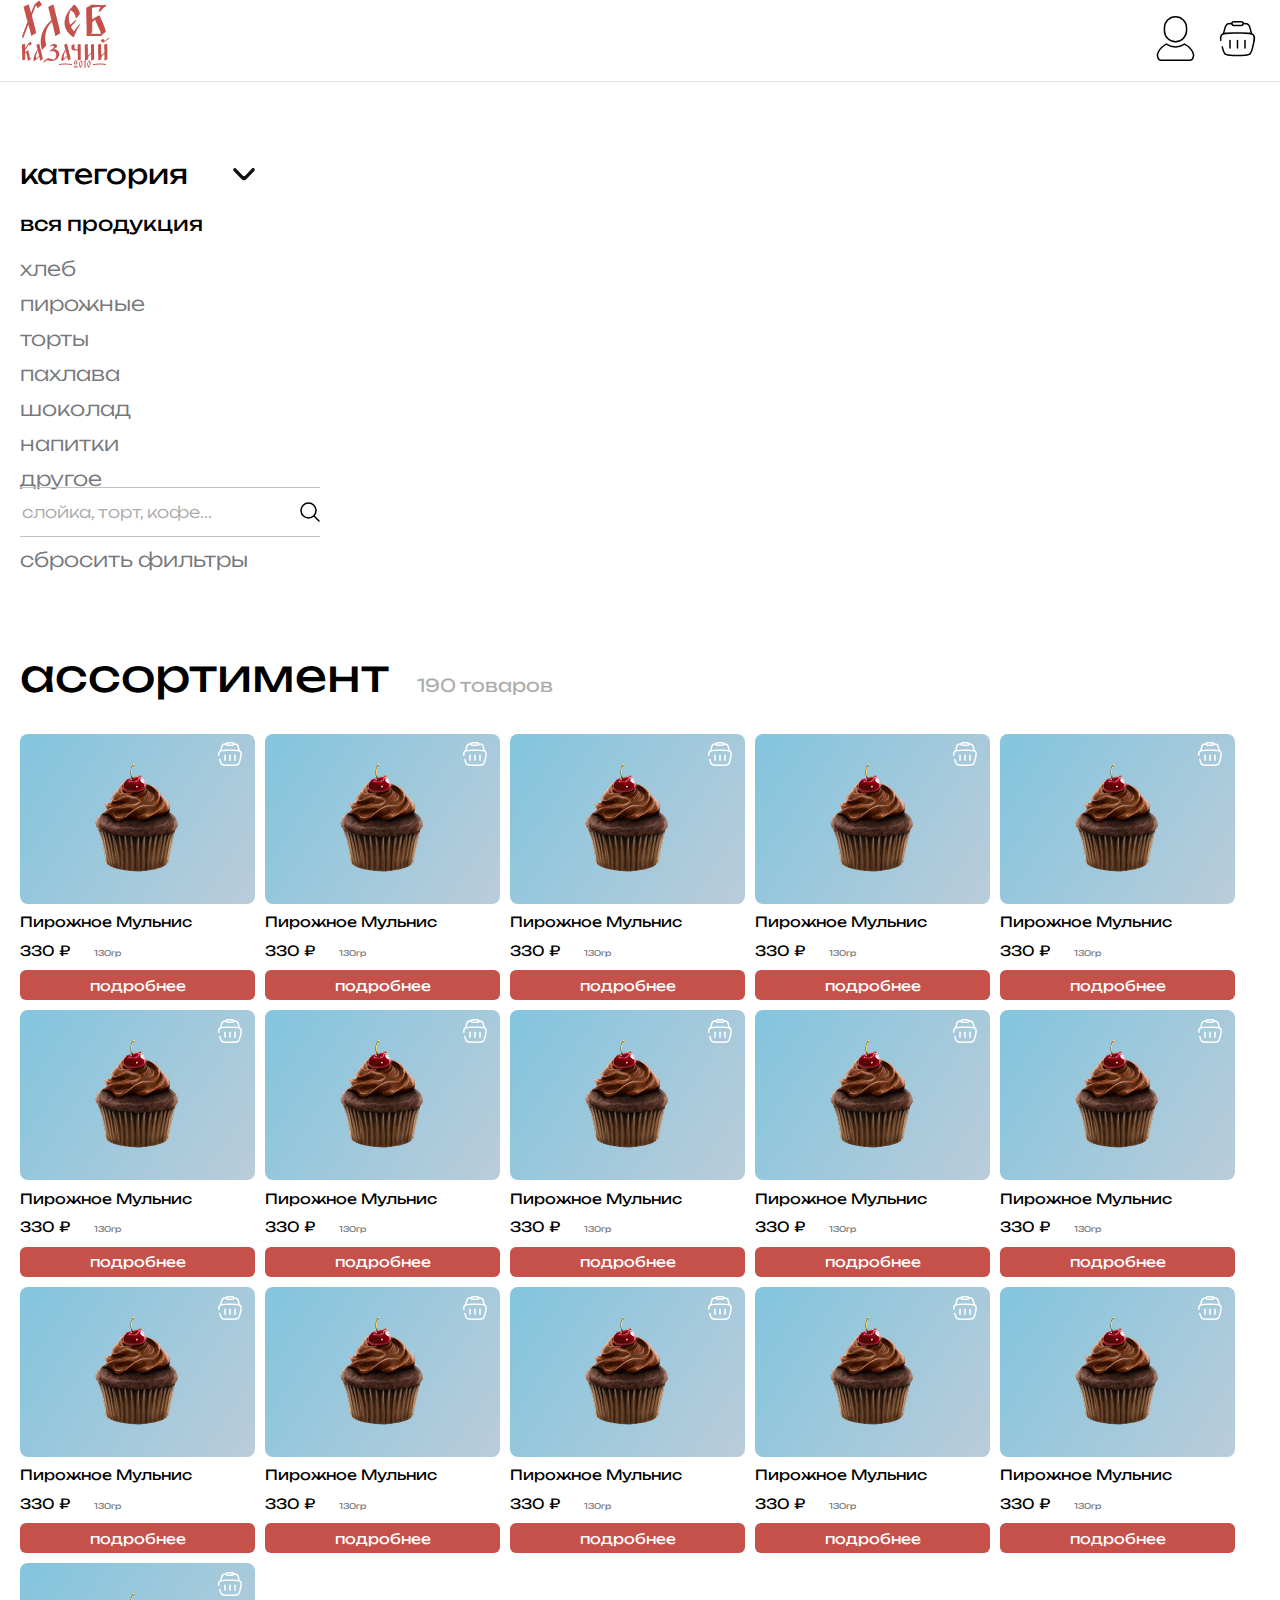
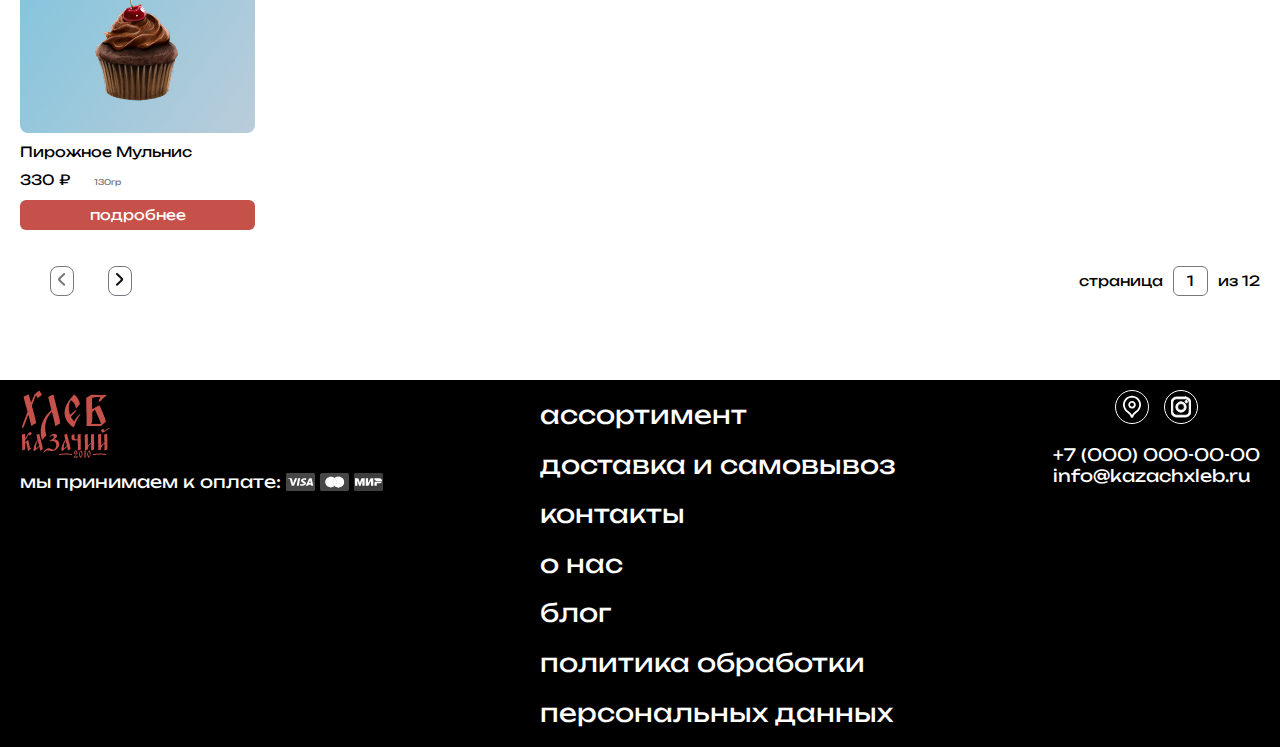
<file: assortiment.html>
<!DOCTYPE html>
<html lang="ru">
<head>
    <meta charset="UTF-8">
    <meta name="viewport" content="width=device-width, initial-scale=1.0">
    <meta name="description" content="Казачий хлеб - сеть булочных, выпекающая хлеб с 2010 года. Качественная выпечка для вас и вашей семьи!">
    <meta name="keywords" content="хлеб, выпечка, булочные, свежий хлеб, Казачий хлеб">
    <meta name="author" content="Казачий Хлеб">
    <title>Казачий Хлеб - ассортименты</title>
    <link rel="stylesheet" href="css/style.css">
    <link rel="stylesheet" href="css/fonts.css">
    <link rel="stylesheet" href="css/footer.css">
    <link rel="stylesheet" href="css/menu.css">
</head>
<body>
    <header>
        <div class="container">
            <a href="index.html">
                <img src="img/logo.png" alt="Logo">
            </a>
            <nav>
                <ul class="menu">
                    <li><a class="menu_link" href="assortiment.html">Ассортимент</a></li>
                    <li><a class="menu_link" href="#">Доставка и самовывоз</a></li>
                    <li><a class="menu_link" href="#">О нас</a></li>
                    <li><a class="menu_link" href="contact.html">Контакты</a></li>
                    <li><a class="menu_link" href="#">Блог</a></li>
                </ul>
            </nav>
            <div class="menu_svg">
                <a href="#">
                    <svg width="39" height="45" viewBox="0 0 39 45" fill="none" xmlns="http://www.w3.org/2000/svg">
                        <path d="M19.4996 44.2494C19.4995 44.2494 19.4995 44.2494 19.4995 44.9994C19.4995 44.2494 19.4994 44.2494 19.4993 44.2494H19.499H19.4984H19.4975H19.4964H19.4951H19.4936H19.4918H19.4897H19.4874H19.4849H19.4822H19.4792H19.476H19.4726H19.4689H19.465H19.4609H19.4565H19.4519H19.4471H19.4421H19.4368H19.4313H19.4256H19.4196H19.4135H19.4071H19.4005H19.3937H19.3866H19.3794H19.3719H19.3642H19.3563H19.3481H19.3398H19.3312H19.3224H19.3135H19.3043H19.2948H19.2852H19.2754H19.2654H19.2551H19.2447H19.234H19.2231H19.2121H19.2008H19.1893H19.1776H19.1658H19.1537H19.1414H19.1289H19.1162H19.1034H19.0903H19.077H19.0635H19.0499H19.036H19.022H19.0077H18.9933H18.9787H18.9639H18.9489H18.9337H18.9183H18.9027H18.887H18.8711H18.8549H18.8386H18.8222H18.8055H18.7886H18.7716H18.7544H18.737H18.7194H18.7017H18.6838H18.6657H18.6474H18.6289H18.6103H18.5915H18.5726H18.5534H18.5341H18.5146H18.495H18.4752H18.4552H18.435H18.4147H18.3943H18.3736H18.3528H18.3318H18.3107H18.2894H18.2679H18.2463H18.2246H18.2026H18.1805H18.1583H18.1359H18.1133H18.0906H18.0678H18.0448H18.0216H17.9983H17.9748H17.9512H17.9274H17.9035H17.8794H17.8552H17.8309H17.8064H17.7817H17.757H17.732H17.707H17.6817H17.6564H17.6309H17.6053H17.5795H17.5536H17.5276H17.5014H17.4751H17.4486H17.422H17.3953H17.3685H17.3415H17.3144H17.2872H17.2598H17.2323H17.2047H17.177H17.1491H17.1211H17.093H17.0648H17.0364H17.0079H16.9793H16.9506H16.9218H16.8928H16.8637H16.8345H16.8052H16.7758H16.7463H16.7166H16.6868H16.657H16.627H16.5969H16.5666H16.5363H16.5059H16.4754H16.4447H16.414H16.3831H16.3522H16.3211H16.2899H16.2587H16.2273H16.1958H16.1643H16.1326H16.1008H16.069H16.037H16.005H15.9728H15.9406H15.9082H15.8758H15.8433H15.8107H15.778H15.7452H15.7123H15.6793H15.6463H15.6131H15.5799H15.5466H15.5132H15.4797H15.4461H15.4125H15.3787H15.3449H15.3111H15.2771H15.243H15.2089H15.1747H15.1405H15.1061H15.0717H15.0372H15.0026H14.968H14.9333H14.8985H14.8636H14.8287H14.7937H14.7587H14.7236H14.6884H14.6531H14.6178H14.5824H14.547H14.5115H14.4759H14.4403H14.4046H14.3689H14.3331H14.2973H14.2613H14.2254H14.1894H14.1533H14.1172H14.081H14.0448H14.0085H13.9721H13.9358H13.8993H13.8629H13.8263H13.7898H13.7532H13.7165H13.6798H13.6431H13.6063H13.5694H13.5326H13.4957H13.4587H13.4217H13.3847H13.3476H13.3105H13.2734H13.2363H13.1991H13.1618H13.1246H13.0873H13.0499H13.0126H12.9752H12.9378H12.9003H12.8629H12.8254H12.7879H12.7503H12.7128H12.6752H12.6376H12.5999H12.5623H12.5246H12.4869H12.4492H12.4115H12.3738H12.336H12.2982H12.2605H12.2227H12.1848H12.147H12.1092H12.0713H12.0335H11.9956H11.9578H11.9199H11.882H11.8441H11.8062H11.7683H11.7304H11.6925H11.6546H11.6167H11.5788H11.5409H11.503H11.4651H11.4272H11.3893H11.3514H11.3135H11.2756H11.2378H11.1999H11.162H11.1242H11.0864H11.0485H11.0107H10.9729H10.9351H10.8974H10.8596H10.8219H10.7841H10.7464H10.7087H10.6711H10.6334H10.5958H10.5581H10.5206H10.483H10.4454H10.4079H10.3704H10.3329H10.2955H10.2581H10.2207H10.1833H10.146H10.1087H10.0714H10.0342H9.99697H9.95979H9.92265H9.88555H9.84848H9.81144H9.77445H9.73749H9.70057H9.66369H9.62685H9.59006H9.5533H9.51659H9.47992H9.44329H9.40671H9.37018H9.33369H9.29725H9.26086H9.22451H9.18822H9.15197H9.11578H9.07964H9.04356H9.00752H8.97154H8.93562H8.89975H8.86394H8.82818H8.79249H8.75685H8.72127H8.68576H8.6503H8.61491H8.57958H8.54431H8.50911H8.47398H8.4389H8.4039H8.36896H8.3341H8.2993H8.26457H8.22991H8.19533H8.16081H8.12637H8.092H8.05771H8.02349H7.98935H7.95529H7.9213H7.88739H7.85356H7.81982H7.78615H7.75256H7.71906H7.68564H7.6523H7.61905H7.58588H7.5528H7.51981H7.4869H7.45408H7.42136H7.38872H7.35617H7.32372H7.29136H7.25909H7.22691H7.19483H7.16285H7.13096H7.09917H7.06748H7.03588H7.00439H6.97299H6.9417H6.91051H6.87942H6.84843H6.81755H6.78678H6.75611H6.72554H6.69508H6.66474H6.6345H6.60437H6.57435H6.54444H6.51464H6.48496H6.45539H6.42593H6.39659H6.36736H6.33825H6.30926H6.28039H6.25163H6.223H6.19449H6.16609H6.13782H6.10967H6.08165H6.05375H6.02598H5.99833H5.9708H5.94341H5.91614H5.88901H5.862H5.83512H5.80838H5.78176H5.75528H5.72894H5.70273H5.67665H5.65071H5.62491H5.59924H5.57371H5.54832H5.52307H5.49797H5.473H5.44818H5.4235H5.39896H5.37457H5.35032H5.32622H5.30227H5.27846H5.2548H5.23129H5.20794H5.18473H5.16167H5.13877H5.11602H5.09342H5.07098C3.59497 44.2494 2.4241 43.1868 1.85278 41.494C1.28305 39.8058 1.39133 37.6595 2.38462 35.8939L2.38471 35.8937C3.94903 33.1115 6.45971 30.0122 10.478 28.1692C13.0673 29.8828 16.1676 30.8846 19.4994 30.8846C22.8294 30.8846 25.9297 29.8827 28.5188 28.1691C32.5372 30.0122 35.0478 33.1114 36.6131 35.8939L37.2617 35.529L36.6132 35.8939C37.6065 37.6595 37.7148 39.8058 37.1451 41.494C36.5738 43.1868 35.4029 44.2494 33.927 44.2494H33.9045H33.8819H33.8592H33.8363H33.8132H33.79H33.7667H33.7431H33.7195H33.6957H33.6717H33.6476H33.6234H33.599H33.5744H33.5498H33.5249H33.5H33.4749H33.4496H33.4242H33.3987H33.373H33.3472H33.3213H33.2952H33.269H33.2427H33.2162H33.1896H33.1628H33.1359H33.1089H33.0818H33.0545H33.0271H32.9996H32.972H32.9442H32.9163H32.8883H32.8601H32.8319H32.8035H32.775H32.7463H32.7176H32.6887H32.6597H32.6306H32.6014H32.572H32.5426H32.513H32.4833H32.4535H32.4236H32.3936H32.3635H32.3332H32.3029H32.2724H32.2419H32.2112H32.1804H32.1495H32.1185H32.0875H32.0563H32.025H31.9936H31.9621H31.9305H31.8988H31.867H31.8351H31.8031H31.7711H31.7389H31.7066H31.6743H31.6418H31.6093H31.5766H31.5439H31.5111H31.4782H31.4452H31.4121H31.3789H31.3457H31.3124H31.2789H31.2454H31.2119H31.1782H31.1444H31.1106H31.0767H31.0427H31.0087H30.9745H30.9403H30.906H30.8716H30.8372H30.8027H30.7681H30.7335H30.6987H30.6639H30.6291H30.5941H30.5591H30.5241H30.4889H30.4537H30.4185H30.3831H30.3477H30.3123H30.2768H30.2412H30.2056H30.1699H30.1341H30.0983H30.0624H30.0265H29.9905H29.9545H29.9184H29.8823H29.8461H29.8099H29.7736H29.7372H29.7008H29.6644H29.6279H29.5914H29.5548H29.5182H29.4815H29.4448H29.408H29.3713H29.3344H29.2975H29.2606H29.2237H29.1867H29.1496H29.1126H29.0755H29.0383H29.0012H28.964H28.9267H28.8894H28.8521H28.8148H28.7775H28.7401H28.7027H28.6652H28.6277H28.5902H28.5527H28.5152H28.4776H28.44H28.4024H28.3648H28.3271H28.2894H28.2518H28.2141H28.1763H28.1386H28.1008H28.0631H28.0253H27.9875H27.9497H27.9118H27.874H27.8362H27.7983H27.7604H27.7226H27.6847H27.6468H27.6089H27.571H27.5331H27.4952H27.4573H27.4194H27.3815H27.3436H27.3057H27.2678H27.2299H27.192H27.1541H27.1163H27.0784H27.0405H27.0026H26.9648H26.9269H26.8891H26.8513H26.8134H26.7756H26.7378H26.7001H26.6623H26.6245H26.5868H26.5491H26.5114H26.4737H26.436H26.3984H26.3607H26.3231H26.2856H26.248H26.2105H26.1729H26.1355H26.098H26.0606H26.0231H25.9858H25.9484H25.9111H25.8738H25.8365H25.7993H25.7621H25.7249H25.6878H25.6507H25.6137H25.5767H25.5397H25.5027H25.4658H25.429H25.3921H25.3553H25.3186H25.2819H25.2452H25.2086H25.1721H25.1356H25.0991H25.0627H25.0263H24.99H24.9537H24.9174H24.8813H24.8451H24.8091H24.7731H24.7371H24.7012H24.6653H24.6295H24.5938H24.5581H24.5225H24.487H24.4515H24.416H24.3807H24.3453H24.3101H24.2749H24.2398H24.2047H24.1698H24.1349H24.1H24.0652H24.0305H23.9959H23.9613H23.9268H23.8924H23.8581H23.8238H23.7896H23.7555H23.7214H23.6875H23.6536H23.6198H23.5861H23.5524H23.5189H23.4854H23.452H23.4187H23.3854H23.3523H23.3193H23.2863H23.2534H23.2206H23.1879H23.1553H23.1228H23.0904H23.058H23.0258H22.9936H22.9616H22.9296H22.8978H22.866H22.8343H22.8028H22.7713H22.7399H22.7087H22.6775H22.6465H22.6155H22.5847H22.5539H22.5233H22.4927H22.4623H22.432H22.4018H22.3717H22.3417H22.3118H22.2821H22.2524H22.2229H22.1934H22.1641H22.1349H22.1059H22.0769H22.0481H22.0194H21.9908H21.9623H21.9339H21.9057H21.8776H21.8496H21.8217H21.794H21.7664H21.7389H21.7115H21.6843H21.6572H21.6302H21.6034H21.5767H21.5501H21.5237H21.4973H21.4712H21.4451H21.4192H21.3935H21.3678H21.3424H21.317H21.2918H21.2667H21.2418H21.217H21.1924H21.1679H21.1435H21.1193H21.0953H21.0713H21.0476H21.024H21.0005H20.9772H20.954H20.931H20.9081H20.8854H20.8629H20.8405H20.8182H20.7962H20.7742H20.7525H20.7309H20.7094H20.6881H20.667H20.646H20.6252H20.6046H20.5841H20.5638H20.5436H20.5236H20.5038H20.4842H20.4647H20.4454H20.4263H20.4073H20.3885H20.3699H20.3514H20.3332H20.3151H20.2972H20.2794H20.2618H20.2445H20.2272H20.2102H20.1934H20.1767H20.1602H20.1439H20.1278H20.1119H20.0961H20.0805H20.0652H20.05H20.035H20.0202H20.0056H19.9911H19.9769H19.9628H19.949H19.9353H19.9219H19.9086H19.8955H19.8826H19.87H19.8575H19.8452H19.8331H19.8212H19.8096H19.7981H19.7868H19.7758H19.7649H19.7542H19.7438H19.7335H19.7235H19.7137H19.7041H19.6946H19.6854H19.6765H19.6677H19.6591H19.6508H19.6427H19.6347H19.627H19.6196H19.6123H19.6052H19.5984H19.5918H19.5854H19.5793H19.5733H19.5676H19.5621H19.5568H19.5518H19.547H19.5424H19.538H19.5339H19.53H19.5263H19.5229H19.5197H19.5167H19.514H19.5115H19.5092H19.5072H19.5054H19.5038H19.5025H19.5014H19.5005H19.4999H19.4996Z" stroke="black" stroke-width="1.5"/><path d="M30.5464 14.6249C30.5464 20.7265 25.6009 25.6735 19.4987 25.6735C13.3955 25.6735 8.44922 20.7264 8.44922 14.625V11.7986C8.44922 5.69714 13.3954 0.75 19.4987 0.75C25.6009 0.75 30.5464 5.69703 30.5464 11.7985V14.6249Z" stroke="black" stroke-width="1.5"/>
                    </svg>                                
                </a>
                <a href="#">
                    <svg width="45" height="45" viewBox="0 0 45 45" fill="none" xmlns="http://www.w3.org/2000/svg">
                        <path d="M36.5625 17.8125L35.2305 12.9275C34.7169 11.0438 34.4601 10.102 33.9334 9.39274C33.4087 8.68637 32.6959 8.14189 31.8765 7.8216C31.0536 7.5 30.0774 7.5 28.125 7.5M8.4375 17.8125L9.7695 12.9275C10.2831 11.0438 10.5399 10.102 11.0666 9.39274C11.5912 8.68637 12.304 8.14189 13.1235 7.8216C13.9464 7.5 14.9226 7.5 16.875 7.5" stroke="black" stroke-width="1.5"/><path d="M16.875 7.5C16.875 6.46447 17.7145 5.625 18.75 5.625H26.25C27.2856 5.625 28.125 6.46447 28.125 7.5C28.125 8.53552 27.2856 9.375 26.25 9.375H18.75C17.7145 9.375 16.875 8.53552 16.875 7.5Z" stroke="black" stroke-width="1.5"/><path d="M15 24.375V31.875" stroke="black" stroke-width="1.5" stroke-linecap="round" stroke-linejoin="round"/><path d="M30 24.375V31.875" stroke="black" stroke-width="1.5" stroke-linecap="round" stroke-linejoin="round"/><path d="M22.5 24.375V31.875" stroke="black" stroke-width="1.5" stroke-linecap="round" stroke-linejoin="round"/><path d="M7.2446 30.8535C8.26773 34.9461 8.77931 36.9922 10.3051 38.1836C11.831 39.375 13.9402 39.375 18.1587 39.375H26.8412C31.0597 39.375 33.1689 39.375 34.6948 38.1836C36.2207 36.9922 36.7322 34.9461 37.7553 30.8535C39.3639 24.4189 40.1683 21.2016 38.4793 19.0384C36.7903 16.875 33.474 16.875 26.8412 16.875H18.1587C11.5261 16.875 8.20976 16.875 6.52068 19.0384C5.5292 20.3081 5.39688 21.9413 5.78206 24.375" stroke="black" stroke-width="1.5" stroke-linecap="round"/>
                    </svg>                                                               
                </a>
            </div>
        </div>
    </header>

 

    <div id="sidebar">
        <div class="filters_column" >
            <h1 class="filter_title">
                категория 
                <svg width="22" height="13" viewBox="0 0 22 13" fill="none" xmlns="http://www.w3.org/2000/svg">
                    <path d="M0.720387 12.4351C0.0827878 11.7729 0.0827878 10.6993 0.720387 10.0371L8.70789 1.7499C9.98335 0.426657 12.05 0.427183 13.3247 1.75108L21.3092 10.0432C21.9467 10.7054 21.9467 11.779 21.3092 12.4412C20.6716 13.1034 19.6378 13.1034 19.0002 12.4412L12.1663 5.34395C11.5287 4.68178 10.4949 4.68178 9.85731 5.34396L3.02937 12.4351C2.39176 13.0972 1.358 13.0972 0.720387 12.4351Z" fill="#0F0F0F"/>
                </svg>    
            </h1>
            <p class="filter_paragraph">вся продукция</p>
            <div class="filters_column_links">
                <a class="filter_link" href="#">хлеб</a>
                <a class="filter_link" href="#">пирожные</a>
                <a class="filter_link" href="#">торты</a>
                <a class="filter_link" href="#">пахлава</a>
                <a class="filter_link" href="#">шоколад</a>
                <a class="filter_link" href="#">напитки</a>
                <a class="filter_link" href="#">другое</a>
            </div>
            <div class="filters_search_column">
                <input class="filter_search" type="text" name="" id="" placeholder="слойка, торт, кофе...">
                <svg width="20" height="20" viewBox="0 0 20 20" fill="none" xmlns="http://www.w3.org/2000/svg">
                    <path d="M13.7955 13.8111L19 19M16 8.5C16 12.6421 12.6421 16 8.5 16C4.35786 16 1 12.6421 1 8.5C1 4.35786 4.35786 1 8.5 1C12.6421 1 16 4.35786 16 8.5Z" stroke="black" stroke-width="1.5" stroke-linecap="round" stroke-linejoin="round"/>
                </svg>                    
            </div>
            <a class="filter_link" href="#">сбросить фильтры</a>
        </div>
        <div class="products_list_column">
            <h1 class="product_list_title">ассортимент <span>190 товаров</span></h1>
            <div class="products_list_flex">
                <div class="products_list_box">
                    <article class="product_list_back">
                        <svg class="products_list_cart" width="26" height="24" viewBox="0 0 26 24" fill="none" xmlns="http://www.w3.org/2000/svg">
                            <path d="M22.375 8.875L21.487 5.61831C21.1446 4.36256 20.9734 3.73469 20.6222 3.26183C20.2725 2.79091 19.7972 2.42793 19.251 2.2144C18.7024 2 18.0516 2 16.75 2M3.625 8.875L4.513 5.61831C4.8554 4.36256 5.0266 3.73469 5.37776 3.26183C5.72749 2.79091 6.2027 2.42793 6.74902 2.2144C7.2976 2 7.9484 2 9.25 2" stroke="white" stroke-width="1.5"/><path d="M9.25 2C9.25 1.30965 9.80965 0.75 10.5 0.75H15.5C16.1904 0.75 16.75 1.30965 16.75 2C16.75 2.69035 16.1904 3.25 15.5 3.25H10.5C9.80965 3.25 9.25 2.69035 9.25 2Z" stroke="white" stroke-width="1.5"/><path d="M8 13.25V18.25" stroke="white" stroke-width="1.5" stroke-linecap="round" stroke-linejoin="round"/><path d="M18 13.25V18.25" stroke="white" stroke-width="1.5" stroke-linecap="round" stroke-linejoin="round"/><path d="M13 13.25V18.25" stroke="white" stroke-width="1.5" stroke-linecap="round" stroke-linejoin="round"/><path d="M2.83104 17.569C3.51312 20.2974 3.85417 21.6615 4.8714 22.4557C5.88864 23.25 7.29479 23.25 10.1071 23.25H15.8954C18.7078 23.25 20.1139 23.25 21.1312 22.4557C22.1484 21.6615 22.4894 20.2974 23.1715 17.569C24.2439 13.2793 24.7802 11.1344 23.6542 9.69225C22.5282 8.25 20.3173 8.25 15.8954 8.25H10.1071C5.68535 8.25 3.47447 8.25 2.34842 9.69225C1.68744 10.5388 1.59922 11.6275 1.85601 13.25" stroke="white" stroke-width="1.5" stroke-linecap="round"/>
                        </svg>                        
                        <img src="img/pie.png" alt="pie">
                    </article>
                    <article class="products_description">
                        <h1 class="product_list_name">Пирожное Мульнис</h1>
                        <h2 class="product_list_price">330 ₽ <span>130гр</span></h2>
                        <a href="product/1.html"><button class="product_list_button">подробнее</button></a>
                    </article>
                </div>
                <div class="products_list_box">
                    <article class="product_list_back">
                        <svg class="products_list_cart" width="26" height="24" viewBox="0 0 26 24" fill="none" xmlns="http://www.w3.org/2000/svg">
                            <path d="M22.375 8.875L21.487 5.61831C21.1446 4.36256 20.9734 3.73469 20.6222 3.26183C20.2725 2.79091 19.7972 2.42793 19.251 2.2144C18.7024 2 18.0516 2 16.75 2M3.625 8.875L4.513 5.61831C4.8554 4.36256 5.0266 3.73469 5.37776 3.26183C5.72749 2.79091 6.2027 2.42793 6.74902 2.2144C7.2976 2 7.9484 2 9.25 2" stroke="white" stroke-width="1.5"/><path d="M9.25 2C9.25 1.30965 9.80965 0.75 10.5 0.75H15.5C16.1904 0.75 16.75 1.30965 16.75 2C16.75 2.69035 16.1904 3.25 15.5 3.25H10.5C9.80965 3.25 9.25 2.69035 9.25 2Z" stroke="white" stroke-width="1.5"/><path d="M8 13.25V18.25" stroke="white" stroke-width="1.5" stroke-linecap="round" stroke-linejoin="round"/><path d="M18 13.25V18.25" stroke="white" stroke-width="1.5" stroke-linecap="round" stroke-linejoin="round"/><path d="M13 13.25V18.25" stroke="white" stroke-width="1.5" stroke-linecap="round" stroke-linejoin="round"/><path d="M2.83104 17.569C3.51312 20.2974 3.85417 21.6615 4.8714 22.4557C5.88864 23.25 7.29479 23.25 10.1071 23.25H15.8954C18.7078 23.25 20.1139 23.25 21.1312 22.4557C22.1484 21.6615 22.4894 20.2974 23.1715 17.569C24.2439 13.2793 24.7802 11.1344 23.6542 9.69225C22.5282 8.25 20.3173 8.25 15.8954 8.25H10.1071C5.68535 8.25 3.47447 8.25 2.34842 9.69225C1.68744 10.5388 1.59922 11.6275 1.85601 13.25" stroke="white" stroke-width="1.5" stroke-linecap="round"/>
                        </svg>                        
                        <img src="img/pie.png" alt="pie">
                    </article>
                    <article class="products_description">
                        <h1 class="product_list_name">Пирожное Мульнис</h1>
                        <h2 class="product_list_price">330 ₽ <span>130гр</span></h2>
                        <button class="product_list_button">подробнее</button>
                    </article>
                </div>
                <div class="products_list_box">
                    <article class="product_list_back">
                        <svg class="products_list_cart" width="26" height="24" viewBox="0 0 26 24" fill="none" xmlns="http://www.w3.org/2000/svg">
                            <path d="M22.375 8.875L21.487 5.61831C21.1446 4.36256 20.9734 3.73469 20.6222 3.26183C20.2725 2.79091 19.7972 2.42793 19.251 2.2144C18.7024 2 18.0516 2 16.75 2M3.625 8.875L4.513 5.61831C4.8554 4.36256 5.0266 3.73469 5.37776 3.26183C5.72749 2.79091 6.2027 2.42793 6.74902 2.2144C7.2976 2 7.9484 2 9.25 2" stroke="white" stroke-width="1.5"/><path d="M9.25 2C9.25 1.30965 9.80965 0.75 10.5 0.75H15.5C16.1904 0.75 16.75 1.30965 16.75 2C16.75 2.69035 16.1904 3.25 15.5 3.25H10.5C9.80965 3.25 9.25 2.69035 9.25 2Z" stroke="white" stroke-width="1.5"/><path d="M8 13.25V18.25" stroke="white" stroke-width="1.5" stroke-linecap="round" stroke-linejoin="round"/><path d="M18 13.25V18.25" stroke="white" stroke-width="1.5" stroke-linecap="round" stroke-linejoin="round"/><path d="M13 13.25V18.25" stroke="white" stroke-width="1.5" stroke-linecap="round" stroke-linejoin="round"/><path d="M2.83104 17.569C3.51312 20.2974 3.85417 21.6615 4.8714 22.4557C5.88864 23.25 7.29479 23.25 10.1071 23.25H15.8954C18.7078 23.25 20.1139 23.25 21.1312 22.4557C22.1484 21.6615 22.4894 20.2974 23.1715 17.569C24.2439 13.2793 24.7802 11.1344 23.6542 9.69225C22.5282 8.25 20.3173 8.25 15.8954 8.25H10.1071C5.68535 8.25 3.47447 8.25 2.34842 9.69225C1.68744 10.5388 1.59922 11.6275 1.85601 13.25" stroke="white" stroke-width="1.5" stroke-linecap="round"/>
                        </svg>                        
                        <img src="img/pie.png" alt="pie">
                    </article>
                    <article class="products_description">
                        <h1 class="product_list_name">Пирожное Мульнис</h1>
                        <h2 class="product_list_price">330 ₽ <span>130гр</span></h2>
                        <button class="product_list_button">подробнее</button>
                    </article>
                </div>
                <div class="products_list_box">
                    <article class="product_list_back">
                        <svg class="products_list_cart" width="26" height="24" viewBox="0 0 26 24" fill="none" xmlns="http://www.w3.org/2000/svg">
                            <path d="M22.375 8.875L21.487 5.61831C21.1446 4.36256 20.9734 3.73469 20.6222 3.26183C20.2725 2.79091 19.7972 2.42793 19.251 2.2144C18.7024 2 18.0516 2 16.75 2M3.625 8.875L4.513 5.61831C4.8554 4.36256 5.0266 3.73469 5.37776 3.26183C5.72749 2.79091 6.2027 2.42793 6.74902 2.2144C7.2976 2 7.9484 2 9.25 2" stroke="white" stroke-width="1.5"/><path d="M9.25 2C9.25 1.30965 9.80965 0.75 10.5 0.75H15.5C16.1904 0.75 16.75 1.30965 16.75 2C16.75 2.69035 16.1904 3.25 15.5 3.25H10.5C9.80965 3.25 9.25 2.69035 9.25 2Z" stroke="white" stroke-width="1.5"/><path d="M8 13.25V18.25" stroke="white" stroke-width="1.5" stroke-linecap="round" stroke-linejoin="round"/><path d="M18 13.25V18.25" stroke="white" stroke-width="1.5" stroke-linecap="round" stroke-linejoin="round"/><path d="M13 13.25V18.25" stroke="white" stroke-width="1.5" stroke-linecap="round" stroke-linejoin="round"/><path d="M2.83104 17.569C3.51312 20.2974 3.85417 21.6615 4.8714 22.4557C5.88864 23.25 7.29479 23.25 10.1071 23.25H15.8954C18.7078 23.25 20.1139 23.25 21.1312 22.4557C22.1484 21.6615 22.4894 20.2974 23.1715 17.569C24.2439 13.2793 24.7802 11.1344 23.6542 9.69225C22.5282 8.25 20.3173 8.25 15.8954 8.25H10.1071C5.68535 8.25 3.47447 8.25 2.34842 9.69225C1.68744 10.5388 1.59922 11.6275 1.85601 13.25" stroke="white" stroke-width="1.5" stroke-linecap="round"/>
                        </svg>                        
                        <img src="img/pie.png" alt="pie">
                    </article>
                    <article class="products_description">
                        <h1 class="product_list_name">Пирожное Мульнис</h1>
                        <h2 class="product_list_price">330 ₽ <span>130гр</span></h2>
                        <button class="product_list_button">подробнее</button>
                    </article>
                </div>
                <div class="products_list_box">
                    <article class="product_list_back">
                        <svg class="products_list_cart" width="26" height="24" viewBox="0 0 26 24" fill="none" xmlns="http://www.w3.org/2000/svg">
                            <path d="M22.375 8.875L21.487 5.61831C21.1446 4.36256 20.9734 3.73469 20.6222 3.26183C20.2725 2.79091 19.7972 2.42793 19.251 2.2144C18.7024 2 18.0516 2 16.75 2M3.625 8.875L4.513 5.61831C4.8554 4.36256 5.0266 3.73469 5.37776 3.26183C5.72749 2.79091 6.2027 2.42793 6.74902 2.2144C7.2976 2 7.9484 2 9.25 2" stroke="white" stroke-width="1.5"/><path d="M9.25 2C9.25 1.30965 9.80965 0.75 10.5 0.75H15.5C16.1904 0.75 16.75 1.30965 16.75 2C16.75 2.69035 16.1904 3.25 15.5 3.25H10.5C9.80965 3.25 9.25 2.69035 9.25 2Z" stroke="white" stroke-width="1.5"/><path d="M8 13.25V18.25" stroke="white" stroke-width="1.5" stroke-linecap="round" stroke-linejoin="round"/><path d="M18 13.25V18.25" stroke="white" stroke-width="1.5" stroke-linecap="round" stroke-linejoin="round"/><path d="M13 13.25V18.25" stroke="white" stroke-width="1.5" stroke-linecap="round" stroke-linejoin="round"/><path d="M2.83104 17.569C3.51312 20.2974 3.85417 21.6615 4.8714 22.4557C5.88864 23.25 7.29479 23.25 10.1071 23.25H15.8954C18.7078 23.25 20.1139 23.25 21.1312 22.4557C22.1484 21.6615 22.4894 20.2974 23.1715 17.569C24.2439 13.2793 24.7802 11.1344 23.6542 9.69225C22.5282 8.25 20.3173 8.25 15.8954 8.25H10.1071C5.68535 8.25 3.47447 8.25 2.34842 9.69225C1.68744 10.5388 1.59922 11.6275 1.85601 13.25" stroke="white" stroke-width="1.5" stroke-linecap="round"/>
                        </svg>                        
                        <img src="img/pie.png" alt="pie">
                    </article>
                    <article class="products_description">
                        <h1 class="product_list_name">Пирожное Мульнис</h1>
                        <h2 class="product_list_price">330 ₽ <span>130гр</span></h2>
                        <button class="product_list_button">подробнее</button>
                    </article>
                </div>
                <div class="products_list_box">
                    <article class="product_list_back">
                        <svg class="products_list_cart" width="26" height="24" viewBox="0 0 26 24" fill="none" xmlns="http://www.w3.org/2000/svg">
                            <path d="M22.375 8.875L21.487 5.61831C21.1446 4.36256 20.9734 3.73469 20.6222 3.26183C20.2725 2.79091 19.7972 2.42793 19.251 2.2144C18.7024 2 18.0516 2 16.75 2M3.625 8.875L4.513 5.61831C4.8554 4.36256 5.0266 3.73469 5.37776 3.26183C5.72749 2.79091 6.2027 2.42793 6.74902 2.2144C7.2976 2 7.9484 2 9.25 2" stroke="white" stroke-width="1.5"/><path d="M9.25 2C9.25 1.30965 9.80965 0.75 10.5 0.75H15.5C16.1904 0.75 16.75 1.30965 16.75 2C16.75 2.69035 16.1904 3.25 15.5 3.25H10.5C9.80965 3.25 9.25 2.69035 9.25 2Z" stroke="white" stroke-width="1.5"/><path d="M8 13.25V18.25" stroke="white" stroke-width="1.5" stroke-linecap="round" stroke-linejoin="round"/><path d="M18 13.25V18.25" stroke="white" stroke-width="1.5" stroke-linecap="round" stroke-linejoin="round"/><path d="M13 13.25V18.25" stroke="white" stroke-width="1.5" stroke-linecap="round" stroke-linejoin="round"/><path d="M2.83104 17.569C3.51312 20.2974 3.85417 21.6615 4.8714 22.4557C5.88864 23.25 7.29479 23.25 10.1071 23.25H15.8954C18.7078 23.25 20.1139 23.25 21.1312 22.4557C22.1484 21.6615 22.4894 20.2974 23.1715 17.569C24.2439 13.2793 24.7802 11.1344 23.6542 9.69225C22.5282 8.25 20.3173 8.25 15.8954 8.25H10.1071C5.68535 8.25 3.47447 8.25 2.34842 9.69225C1.68744 10.5388 1.59922 11.6275 1.85601 13.25" stroke="white" stroke-width="1.5" stroke-linecap="round"/>
                        </svg>                        
                        <img src="img/pie.png" alt="pie">
                    </article>
                    <article class="products_description">
                        <h1 class="product_list_name">Пирожное Мульнис</h1>
                        <h2 class="product_list_price">330 ₽ <span>130гр</span></h2>
                        <button class="product_list_button">подробнее</button>
                    </article>
                </div>
                <div class="products_list_box">
                    <article class="product_list_back">
                        <svg class="products_list_cart" width="26" height="24" viewBox="0 0 26 24" fill="none" xmlns="http://www.w3.org/2000/svg">
                            <path d="M22.375 8.875L21.487 5.61831C21.1446 4.36256 20.9734 3.73469 20.6222 3.26183C20.2725 2.79091 19.7972 2.42793 19.251 2.2144C18.7024 2 18.0516 2 16.75 2M3.625 8.875L4.513 5.61831C4.8554 4.36256 5.0266 3.73469 5.37776 3.26183C5.72749 2.79091 6.2027 2.42793 6.74902 2.2144C7.2976 2 7.9484 2 9.25 2" stroke="white" stroke-width="1.5"/><path d="M9.25 2C9.25 1.30965 9.80965 0.75 10.5 0.75H15.5C16.1904 0.75 16.75 1.30965 16.75 2C16.75 2.69035 16.1904 3.25 15.5 3.25H10.5C9.80965 3.25 9.25 2.69035 9.25 2Z" stroke="white" stroke-width="1.5"/><path d="M8 13.25V18.25" stroke="white" stroke-width="1.5" stroke-linecap="round" stroke-linejoin="round"/><path d="M18 13.25V18.25" stroke="white" stroke-width="1.5" stroke-linecap="round" stroke-linejoin="round"/><path d="M13 13.25V18.25" stroke="white" stroke-width="1.5" stroke-linecap="round" stroke-linejoin="round"/><path d="M2.83104 17.569C3.51312 20.2974 3.85417 21.6615 4.8714 22.4557C5.88864 23.25 7.29479 23.25 10.1071 23.25H15.8954C18.7078 23.25 20.1139 23.25 21.1312 22.4557C22.1484 21.6615 22.4894 20.2974 23.1715 17.569C24.2439 13.2793 24.7802 11.1344 23.6542 9.69225C22.5282 8.25 20.3173 8.25 15.8954 8.25H10.1071C5.68535 8.25 3.47447 8.25 2.34842 9.69225C1.68744 10.5388 1.59922 11.6275 1.85601 13.25" stroke="white" stroke-width="1.5" stroke-linecap="round"/>
                        </svg>                        
                        <img src="img/pie.png" alt="pie">
                    </article>
                    <article class="products_description">
                        <h1 class="product_list_name">Пирожное Мульнис</h1>
                        <h2 class="product_list_price">330 ₽ <span>130гр</span></h2>
                        <button class="product_list_button">подробнее</button>
                    </article>
                </div>
                <div class="products_list_box">
                    <article class="product_list_back">
                        <svg class="products_list_cart" width="26" height="24" viewBox="0 0 26 24" fill="none" xmlns="http://www.w3.org/2000/svg">
                            <path d="M22.375 8.875L21.487 5.61831C21.1446 4.36256 20.9734 3.73469 20.6222 3.26183C20.2725 2.79091 19.7972 2.42793 19.251 2.2144C18.7024 2 18.0516 2 16.75 2M3.625 8.875L4.513 5.61831C4.8554 4.36256 5.0266 3.73469 5.37776 3.26183C5.72749 2.79091 6.2027 2.42793 6.74902 2.2144C7.2976 2 7.9484 2 9.25 2" stroke="white" stroke-width="1.5"/><path d="M9.25 2C9.25 1.30965 9.80965 0.75 10.5 0.75H15.5C16.1904 0.75 16.75 1.30965 16.75 2C16.75 2.69035 16.1904 3.25 15.5 3.25H10.5C9.80965 3.25 9.25 2.69035 9.25 2Z" stroke="white" stroke-width="1.5"/><path d="M8 13.25V18.25" stroke="white" stroke-width="1.5" stroke-linecap="round" stroke-linejoin="round"/><path d="M18 13.25V18.25" stroke="white" stroke-width="1.5" stroke-linecap="round" stroke-linejoin="round"/><path d="M13 13.25V18.25" stroke="white" stroke-width="1.5" stroke-linecap="round" stroke-linejoin="round"/><path d="M2.83104 17.569C3.51312 20.2974 3.85417 21.6615 4.8714 22.4557C5.88864 23.25 7.29479 23.25 10.1071 23.25H15.8954C18.7078 23.25 20.1139 23.25 21.1312 22.4557C22.1484 21.6615 22.4894 20.2974 23.1715 17.569C24.2439 13.2793 24.7802 11.1344 23.6542 9.69225C22.5282 8.25 20.3173 8.25 15.8954 8.25H10.1071C5.68535 8.25 3.47447 8.25 2.34842 9.69225C1.68744 10.5388 1.59922 11.6275 1.85601 13.25" stroke="white" stroke-width="1.5" stroke-linecap="round"/>
                        </svg>                        
                        <img src="img/pie.png" alt="pie">
                    </article>
                    <article class="products_description">
                        <h1 class="product_list_name">Пирожное Мульнис</h1>
                        <h2 class="product_list_price">330 ₽ <span>130гр</span></h2>
                        <button class="product_list_button">подробнее</button>
                    </article>
                </div>
                <div class="products_list_box">
                    <article class="product_list_back">
                        <svg class="products_list_cart" width="26" height="24" viewBox="0 0 26 24" fill="none" xmlns="http://www.w3.org/2000/svg">
                            <path d="M22.375 8.875L21.487 5.61831C21.1446 4.36256 20.9734 3.73469 20.6222 3.26183C20.2725 2.79091 19.7972 2.42793 19.251 2.2144C18.7024 2 18.0516 2 16.75 2M3.625 8.875L4.513 5.61831C4.8554 4.36256 5.0266 3.73469 5.37776 3.26183C5.72749 2.79091 6.2027 2.42793 6.74902 2.2144C7.2976 2 7.9484 2 9.25 2" stroke="white" stroke-width="1.5"/><path d="M9.25 2C9.25 1.30965 9.80965 0.75 10.5 0.75H15.5C16.1904 0.75 16.75 1.30965 16.75 2C16.75 2.69035 16.1904 3.25 15.5 3.25H10.5C9.80965 3.25 9.25 2.69035 9.25 2Z" stroke="white" stroke-width="1.5"/><path d="M8 13.25V18.25" stroke="white" stroke-width="1.5" stroke-linecap="round" stroke-linejoin="round"/><path d="M18 13.25V18.25" stroke="white" stroke-width="1.5" stroke-linecap="round" stroke-linejoin="round"/><path d="M13 13.25V18.25" stroke="white" stroke-width="1.5" stroke-linecap="round" stroke-linejoin="round"/><path d="M2.83104 17.569C3.51312 20.2974 3.85417 21.6615 4.8714 22.4557C5.88864 23.25 7.29479 23.25 10.1071 23.25H15.8954C18.7078 23.25 20.1139 23.25 21.1312 22.4557C22.1484 21.6615 22.4894 20.2974 23.1715 17.569C24.2439 13.2793 24.7802 11.1344 23.6542 9.69225C22.5282 8.25 20.3173 8.25 15.8954 8.25H10.1071C5.68535 8.25 3.47447 8.25 2.34842 9.69225C1.68744 10.5388 1.59922 11.6275 1.85601 13.25" stroke="white" stroke-width="1.5" stroke-linecap="round"/>
                        </svg>                        
                        <img src="img/pie.png" alt="pie">
                    </article>
                    <article class="products_description">
                        <h1 class="product_list_name">Пирожное Мульнис</h1>
                        <h2 class="product_list_price">330 ₽ <span>130гр</span></h2>
                        <button class="product_list_button">подробнее</button>
                    </article>
                </div>
                <div class="products_list_box">
                    <article class="product_list_back">
                        <svg class="products_list_cart" width="26" height="24" viewBox="0 0 26 24" fill="none" xmlns="http://www.w3.org/2000/svg">
                            <path d="M22.375 8.875L21.487 5.61831C21.1446 4.36256 20.9734 3.73469 20.6222 3.26183C20.2725 2.79091 19.7972 2.42793 19.251 2.2144C18.7024 2 18.0516 2 16.75 2M3.625 8.875L4.513 5.61831C4.8554 4.36256 5.0266 3.73469 5.37776 3.26183C5.72749 2.79091 6.2027 2.42793 6.74902 2.2144C7.2976 2 7.9484 2 9.25 2" stroke="white" stroke-width="1.5"/><path d="M9.25 2C9.25 1.30965 9.80965 0.75 10.5 0.75H15.5C16.1904 0.75 16.75 1.30965 16.75 2C16.75 2.69035 16.1904 3.25 15.5 3.25H10.5C9.80965 3.25 9.25 2.69035 9.25 2Z" stroke="white" stroke-width="1.5"/><path d="M8 13.25V18.25" stroke="white" stroke-width="1.5" stroke-linecap="round" stroke-linejoin="round"/><path d="M18 13.25V18.25" stroke="white" stroke-width="1.5" stroke-linecap="round" stroke-linejoin="round"/><path d="M13 13.25V18.25" stroke="white" stroke-width="1.5" stroke-linecap="round" stroke-linejoin="round"/><path d="M2.83104 17.569C3.51312 20.2974 3.85417 21.6615 4.8714 22.4557C5.88864 23.25 7.29479 23.25 10.1071 23.25H15.8954C18.7078 23.25 20.1139 23.25 21.1312 22.4557C22.1484 21.6615 22.4894 20.2974 23.1715 17.569C24.2439 13.2793 24.7802 11.1344 23.6542 9.69225C22.5282 8.25 20.3173 8.25 15.8954 8.25H10.1071C5.68535 8.25 3.47447 8.25 2.34842 9.69225C1.68744 10.5388 1.59922 11.6275 1.85601 13.25" stroke="white" stroke-width="1.5" stroke-linecap="round"/>
                        </svg>                        
                        <img src="img/pie.png" alt="pie">
                    </article>
                    <article class="products_description">
                        <h1 class="product_list_name">Пирожное Мульнис</h1>
                        <h2 class="product_list_price">330 ₽ <span>130гр</span></h2>
                        <button class="product_list_button">подробнее</button>
                    </article>
                </div>
                <div class="products_list_box">
                    <article class="product_list_back">
                        <svg class="products_list_cart" width="26" height="24" viewBox="0 0 26 24" fill="none" xmlns="http://www.w3.org/2000/svg">
                            <path d="M22.375 8.875L21.487 5.61831C21.1446 4.36256 20.9734 3.73469 20.6222 3.26183C20.2725 2.79091 19.7972 2.42793 19.251 2.2144C18.7024 2 18.0516 2 16.75 2M3.625 8.875L4.513 5.61831C4.8554 4.36256 5.0266 3.73469 5.37776 3.26183C5.72749 2.79091 6.2027 2.42793 6.74902 2.2144C7.2976 2 7.9484 2 9.25 2" stroke="white" stroke-width="1.5"/><path d="M9.25 2C9.25 1.30965 9.80965 0.75 10.5 0.75H15.5C16.1904 0.75 16.75 1.30965 16.75 2C16.75 2.69035 16.1904 3.25 15.5 3.25H10.5C9.80965 3.25 9.25 2.69035 9.25 2Z" stroke="white" stroke-width="1.5"/><path d="M8 13.25V18.25" stroke="white" stroke-width="1.5" stroke-linecap="round" stroke-linejoin="round"/><path d="M18 13.25V18.25" stroke="white" stroke-width="1.5" stroke-linecap="round" stroke-linejoin="round"/><path d="M13 13.25V18.25" stroke="white" stroke-width="1.5" stroke-linecap="round" stroke-linejoin="round"/><path d="M2.83104 17.569C3.51312 20.2974 3.85417 21.6615 4.8714 22.4557C5.88864 23.25 7.29479 23.25 10.1071 23.25H15.8954C18.7078 23.25 20.1139 23.25 21.1312 22.4557C22.1484 21.6615 22.4894 20.2974 23.1715 17.569C24.2439 13.2793 24.7802 11.1344 23.6542 9.69225C22.5282 8.25 20.3173 8.25 15.8954 8.25H10.1071C5.68535 8.25 3.47447 8.25 2.34842 9.69225C1.68744 10.5388 1.59922 11.6275 1.85601 13.25" stroke="white" stroke-width="1.5" stroke-linecap="round"/>
                        </svg>                        
                        <img src="img/pie.png" alt="pie">
                    </article>
                    <article class="products_description">
                        <h1 class="product_list_name">Пирожное Мульнис</h1>
                        <h2 class="product_list_price">330 ₽ <span>130гр</span></h2>
                        <button class="product_list_button">подробнее</button>
                    </article>
                </div>
                <div class="products_list_box">
                    <article class="product_list_back">
                        <svg class="products_list_cart" width="26" height="24" viewBox="0 0 26 24" fill="none" xmlns="http://www.w3.org/2000/svg">
                            <path d="M22.375 8.875L21.487 5.61831C21.1446 4.36256 20.9734 3.73469 20.6222 3.26183C20.2725 2.79091 19.7972 2.42793 19.251 2.2144C18.7024 2 18.0516 2 16.75 2M3.625 8.875L4.513 5.61831C4.8554 4.36256 5.0266 3.73469 5.37776 3.26183C5.72749 2.79091 6.2027 2.42793 6.74902 2.2144C7.2976 2 7.9484 2 9.25 2" stroke="white" stroke-width="1.5"/><path d="M9.25 2C9.25 1.30965 9.80965 0.75 10.5 0.75H15.5C16.1904 0.75 16.75 1.30965 16.75 2C16.75 2.69035 16.1904 3.25 15.5 3.25H10.5C9.80965 3.25 9.25 2.69035 9.25 2Z" stroke="white" stroke-width="1.5"/><path d="M8 13.25V18.25" stroke="white" stroke-width="1.5" stroke-linecap="round" stroke-linejoin="round"/><path d="M18 13.25V18.25" stroke="white" stroke-width="1.5" stroke-linecap="round" stroke-linejoin="round"/><path d="M13 13.25V18.25" stroke="white" stroke-width="1.5" stroke-linecap="round" stroke-linejoin="round"/><path d="M2.83104 17.569C3.51312 20.2974 3.85417 21.6615 4.8714 22.4557C5.88864 23.25 7.29479 23.25 10.1071 23.25H15.8954C18.7078 23.25 20.1139 23.25 21.1312 22.4557C22.1484 21.6615 22.4894 20.2974 23.1715 17.569C24.2439 13.2793 24.7802 11.1344 23.6542 9.69225C22.5282 8.25 20.3173 8.25 15.8954 8.25H10.1071C5.68535 8.25 3.47447 8.25 2.34842 9.69225C1.68744 10.5388 1.59922 11.6275 1.85601 13.25" stroke="white" stroke-width="1.5" stroke-linecap="round"/>
                        </svg>                        
                        <img src="img/pie.png" alt="pie">
                    </article>
                    <article class="products_description">
                        <h1 class="product_list_name">Пирожное Мульнис</h1>
                        <h2 class="product_list_price">330 ₽ <span>130гр</span></h2>
                        <button class="product_list_button">подробнее</button>
                    </article>
                </div>
                <div class="products_list_box">
                    <article class="product_list_back">
                        <svg class="products_list_cart" width="26" height="24" viewBox="0 0 26 24" fill="none" xmlns="http://www.w3.org/2000/svg">
                            <path d="M22.375 8.875L21.487 5.61831C21.1446 4.36256 20.9734 3.73469 20.6222 3.26183C20.2725 2.79091 19.7972 2.42793 19.251 2.2144C18.7024 2 18.0516 2 16.75 2M3.625 8.875L4.513 5.61831C4.8554 4.36256 5.0266 3.73469 5.37776 3.26183C5.72749 2.79091 6.2027 2.42793 6.74902 2.2144C7.2976 2 7.9484 2 9.25 2" stroke="white" stroke-width="1.5"/><path d="M9.25 2C9.25 1.30965 9.80965 0.75 10.5 0.75H15.5C16.1904 0.75 16.75 1.30965 16.75 2C16.75 2.69035 16.1904 3.25 15.5 3.25H10.5C9.80965 3.25 9.25 2.69035 9.25 2Z" stroke="white" stroke-width="1.5"/><path d="M8 13.25V18.25" stroke="white" stroke-width="1.5" stroke-linecap="round" stroke-linejoin="round"/><path d="M18 13.25V18.25" stroke="white" stroke-width="1.5" stroke-linecap="round" stroke-linejoin="round"/><path d="M13 13.25V18.25" stroke="white" stroke-width="1.5" stroke-linecap="round" stroke-linejoin="round"/><path d="M2.83104 17.569C3.51312 20.2974 3.85417 21.6615 4.8714 22.4557C5.88864 23.25 7.29479 23.25 10.1071 23.25H15.8954C18.7078 23.25 20.1139 23.25 21.1312 22.4557C22.1484 21.6615 22.4894 20.2974 23.1715 17.569C24.2439 13.2793 24.7802 11.1344 23.6542 9.69225C22.5282 8.25 20.3173 8.25 15.8954 8.25H10.1071C5.68535 8.25 3.47447 8.25 2.34842 9.69225C1.68744 10.5388 1.59922 11.6275 1.85601 13.25" stroke="white" stroke-width="1.5" stroke-linecap="round"/>
                        </svg>                        
                        <img src="img/pie.png" alt="pie">
                    </article>
                    <article class="products_description">
                        <h1 class="product_list_name">Пирожное Мульнис</h1>
                        <h2 class="product_list_price">330 ₽ <span>130гр</span></h2>
                        <button class="product_list_button">подробнее</button>
                    </article>
                </div>
                <div class="products_list_box">
                    <article class="product_list_back">
                        <svg class="products_list_cart" width="26" height="24" viewBox="0 0 26 24" fill="none" xmlns="http://www.w3.org/2000/svg">
                            <path d="M22.375 8.875L21.487 5.61831C21.1446 4.36256 20.9734 3.73469 20.6222 3.26183C20.2725 2.79091 19.7972 2.42793 19.251 2.2144C18.7024 2 18.0516 2 16.75 2M3.625 8.875L4.513 5.61831C4.8554 4.36256 5.0266 3.73469 5.37776 3.26183C5.72749 2.79091 6.2027 2.42793 6.74902 2.2144C7.2976 2 7.9484 2 9.25 2" stroke="white" stroke-width="1.5"/><path d="M9.25 2C9.25 1.30965 9.80965 0.75 10.5 0.75H15.5C16.1904 0.75 16.75 1.30965 16.75 2C16.75 2.69035 16.1904 3.25 15.5 3.25H10.5C9.80965 3.25 9.25 2.69035 9.25 2Z" stroke="white" stroke-width="1.5"/><path d="M8 13.25V18.25" stroke="white" stroke-width="1.5" stroke-linecap="round" stroke-linejoin="round"/><path d="M18 13.25V18.25" stroke="white" stroke-width="1.5" stroke-linecap="round" stroke-linejoin="round"/><path d="M13 13.25V18.25" stroke="white" stroke-width="1.5" stroke-linecap="round" stroke-linejoin="round"/><path d="M2.83104 17.569C3.51312 20.2974 3.85417 21.6615 4.8714 22.4557C5.88864 23.25 7.29479 23.25 10.1071 23.25H15.8954C18.7078 23.25 20.1139 23.25 21.1312 22.4557C22.1484 21.6615 22.4894 20.2974 23.1715 17.569C24.2439 13.2793 24.7802 11.1344 23.6542 9.69225C22.5282 8.25 20.3173 8.25 15.8954 8.25H10.1071C5.68535 8.25 3.47447 8.25 2.34842 9.69225C1.68744 10.5388 1.59922 11.6275 1.85601 13.25" stroke="white" stroke-width="1.5" stroke-linecap="round"/>
                        </svg>                        
                        <img src="img/pie.png" alt="pie">
                    </article>
                    <article class="products_description">
                        <h1 class="product_list_name">Пирожное Мульнис</h1>
                        <h2 class="product_list_price">330 ₽ <span>130гр</span></h2>
                        <button class="product_list_button">подробнее</button>
                    </article>
                </div>
                <div class="products_list_box">
                    <article class="product_list_back">
                        <svg class="products_list_cart" width="26" height="24" viewBox="0 0 26 24" fill="none" xmlns="http://www.w3.org/2000/svg">
                            <path d="M22.375 8.875L21.487 5.61831C21.1446 4.36256 20.9734 3.73469 20.6222 3.26183C20.2725 2.79091 19.7972 2.42793 19.251 2.2144C18.7024 2 18.0516 2 16.75 2M3.625 8.875L4.513 5.61831C4.8554 4.36256 5.0266 3.73469 5.37776 3.26183C5.72749 2.79091 6.2027 2.42793 6.74902 2.2144C7.2976 2 7.9484 2 9.25 2" stroke="white" stroke-width="1.5"/><path d="M9.25 2C9.25 1.30965 9.80965 0.75 10.5 0.75H15.5C16.1904 0.75 16.75 1.30965 16.75 2C16.75 2.69035 16.1904 3.25 15.5 3.25H10.5C9.80965 3.25 9.25 2.69035 9.25 2Z" stroke="white" stroke-width="1.5"/><path d="M8 13.25V18.25" stroke="white" stroke-width="1.5" stroke-linecap="round" stroke-linejoin="round"/><path d="M18 13.25V18.25" stroke="white" stroke-width="1.5" stroke-linecap="round" stroke-linejoin="round"/><path d="M13 13.25V18.25" stroke="white" stroke-width="1.5" stroke-linecap="round" stroke-linejoin="round"/><path d="M2.83104 17.569C3.51312 20.2974 3.85417 21.6615 4.8714 22.4557C5.88864 23.25 7.29479 23.25 10.1071 23.25H15.8954C18.7078 23.25 20.1139 23.25 21.1312 22.4557C22.1484 21.6615 22.4894 20.2974 23.1715 17.569C24.2439 13.2793 24.7802 11.1344 23.6542 9.69225C22.5282 8.25 20.3173 8.25 15.8954 8.25H10.1071C5.68535 8.25 3.47447 8.25 2.34842 9.69225C1.68744 10.5388 1.59922 11.6275 1.85601 13.25" stroke="white" stroke-width="1.5" stroke-linecap="round"/>
                        </svg>                        
                        <img src="img/pie.png" alt="pie">
                    </article>
                    <article class="products_description">
                        <h1 class="product_list_name">Пирожное Мульнис</h1>
                        <h2 class="product_list_price">330 ₽ <span>130гр</span></h2>
                        <button class="product_list_button">подробнее</button>
                    </article>
                </div>
                <div class="products_list_box">
                    <article class="product_list_back">
                        <svg class="products_list_cart" width="26" height="24" viewBox="0 0 26 24" fill="none" xmlns="http://www.w3.org/2000/svg">
                            <path d="M22.375 8.875L21.487 5.61831C21.1446 4.36256 20.9734 3.73469 20.6222 3.26183C20.2725 2.79091 19.7972 2.42793 19.251 2.2144C18.7024 2 18.0516 2 16.75 2M3.625 8.875L4.513 5.61831C4.8554 4.36256 5.0266 3.73469 5.37776 3.26183C5.72749 2.79091 6.2027 2.42793 6.74902 2.2144C7.2976 2 7.9484 2 9.25 2" stroke="white" stroke-width="1.5"/><path d="M9.25 2C9.25 1.30965 9.80965 0.75 10.5 0.75H15.5C16.1904 0.75 16.75 1.30965 16.75 2C16.75 2.69035 16.1904 3.25 15.5 3.25H10.5C9.80965 3.25 9.25 2.69035 9.25 2Z" stroke="white" stroke-width="1.5"/><path d="M8 13.25V18.25" stroke="white" stroke-width="1.5" stroke-linecap="round" stroke-linejoin="round"/><path d="M18 13.25V18.25" stroke="white" stroke-width="1.5" stroke-linecap="round" stroke-linejoin="round"/><path d="M13 13.25V18.25" stroke="white" stroke-width="1.5" stroke-linecap="round" stroke-linejoin="round"/><path d="M2.83104 17.569C3.51312 20.2974 3.85417 21.6615 4.8714 22.4557C5.88864 23.25 7.29479 23.25 10.1071 23.25H15.8954C18.7078 23.25 20.1139 23.25 21.1312 22.4557C22.1484 21.6615 22.4894 20.2974 23.1715 17.569C24.2439 13.2793 24.7802 11.1344 23.6542 9.69225C22.5282 8.25 20.3173 8.25 15.8954 8.25H10.1071C5.68535 8.25 3.47447 8.25 2.34842 9.69225C1.68744 10.5388 1.59922 11.6275 1.85601 13.25" stroke="white" stroke-width="1.5" stroke-linecap="round"/>
                        </svg>                        
                        <img src="img/pie.png" alt="pie">
                    </article>
                    <article class="products_description">
                        <h1 class="product_list_name">Пирожное Мульнис</h1>
                        <h2 class="product_list_price">330 ₽ <span>130гр</span></h2>
                        <button class="product_list_button">подробнее</button>
                    </article>
                </div>
            </div>
            <div class="products_list_grid">
                <div class="products_slide_box">
                    <button class="product_slide_button">
                        <svg width="8" height="13" viewBox="0 0 8 13" fill="none" xmlns="http://www.w3.org/2000/svg">
                            <path d="M6.88675 0.282022C6.49623 -0.0940073 5.86307 -0.0940073 5.47254 0.282022L0.58509 4.99272C-0.195302 5.74493 -0.194992 6.96376 0.58579 7.71549L5.47615 12.4244C5.86667 12.8004 6.49984 12.8004 6.89036 12.4244C7.28089 12.0484 7.28089 11.4387 6.89036 11.0627L2.70471 7.03232C2.31419 6.65631 2.31419 6.04661 2.70472 5.6706L6.88675 1.64377C7.27728 1.26773 7.27728 0.658061 6.88675 0.282022Z" fill="#75787C"/>
                        </svg>                            
                    </button> 
                    <button class="product_slide_button">
                        <svg width="8" height="13" viewBox="0 0 8 13" fill="none" xmlns="http://www.w3.org/2000/svg">
                            <path d="M0.292937 0.282022C0.683457 -0.0940073 1.31662 -0.0940073 1.70715 0.282022L6.5946 4.99272C7.37499 5.74493 7.37468 6.96376 6.5939 7.71549L1.70354 12.4244C1.31302 12.8004 0.679847 12.8004 0.289327 12.4244C-0.101203 12.0484 -0.101203 11.4387 0.289327 11.0627L4.47498 7.03232C4.8655 6.65631 4.8655 6.04661 4.47497 5.6706L0.292937 1.64377C-0.0975933 1.26773 -0.0975933 0.658061 0.292937 0.282022Z" fill="#0F0F0F"/>
                        </svg>                                                     
                    </button>                       
                </div>
                <div class="products_slide_box">
                    <p class="product_slide_paragraph">
                        страница <span>1</span> из 12
                    </p>
                </div>
            </div>
        </div>
    </div>




    <footer id="footer">
        <div class="footer_nav">
            <div class="footer_nav_column">
                <img src="img/logo.png" width="90px" alt="Logo">
                <p class="footer_paragraph">
                    мы принимаем к оплате:  
                    <span>
                        <svg width="29" height="18" viewBox="0 0 29 18" fill="none" xmlns="http://www.w3.org/2000/svg">
                            <path d="M27.4533 0H1.54667C0.692466 0 0 0.684405 0 1.52866V16.4713C0 17.3156 0.692466 18 1.54667 18H27.4533C28.3075 18 29 17.3156 29 16.4713V1.52866C29 0.684405 28.3075 0 27.4533 0Z" fill="#474747"/>
                            <path d="M10.7578 12.7724L12.0478 5.29102H14.111L12.8201 12.7724H10.7578Z" fill="white"/>
                            <path d="M20.273 5.45289C19.8642 5.30132 19.2237 5.13867 18.4238 5.13867C16.3851 5.13867 14.9491 6.15336 14.9368 7.60761C14.9254 8.68261 15.962 9.2823 16.7447 9.64016C17.5477 10.0069 17.8177 10.2407 17.8139 10.5682C17.8088 11.0697 17.1726 11.2988 16.5796 11.2988C15.7537 11.2988 15.315 11.1854 14.6375 10.906L14.3716 10.7871L14.082 12.4619C14.5639 12.6707 15.455 12.8517 16.3803 12.8611C18.5491 12.8611 19.957 11.858 19.973 10.3051C19.9808 9.45401 19.4311 8.80632 18.2408 8.27239C17.5196 7.9263 17.078 7.69536 17.0826 7.34491C17.0826 7.03395 17.4565 6.70142 18.2642 6.70142C18.9389 6.69107 19.4276 6.83648 19.8084 6.98805L19.9933 7.07438L20.273 5.45289Z" fill="white"/>
                            <path d="M25.5825 5.29102H23.9883C23.4944 5.29102 23.1248 5.42424 22.9079 5.91142L19.8438 12.7676H22.0103C22.0103 12.7676 22.3645 11.8457 22.4447 11.6433C22.6814 11.6433 24.7861 11.6465 25.087 11.6465C25.1487 11.9084 25.338 12.7676 25.338 12.7676H27.2525L25.5825 5.29102ZM23.0531 10.1219C23.2237 9.69081 23.8751 8.03053 23.8751 8.03053C23.8629 8.05044 24.0445 7.59739 24.1487 7.31649L24.2881 7.96151C24.2881 7.96151 24.6832 9.74733 24.7657 10.1218H23.0531V10.1219Z" fill="white"/>
                            <path d="M1.77245 5.29102L1.74609 5.44672C2.56161 5.64183 3.29002 5.92418 3.92774 6.27547L5.75844 12.7605L7.94137 12.758L11.1895 5.29102H9.00402L6.98407 10.3928L6.76883 9.356C6.75888 9.32436 6.7481 9.2926 6.73704 9.26084L6.03462 5.92263C5.90973 5.4489 5.54748 5.30753 5.09937 5.29102H1.77245Z" fill="white"/>
                        </svg>
                    </span>
                    <span>
                        <svg width="29" height="18" viewBox="0 0 29 18" fill="none" xmlns="http://www.w3.org/2000/svg">
                            <path d="M26.6884 0H2.31159C1.03494 0 0 0.94306 0 2.10638V15.8936C0 17.0569 1.03494 18 2.31159 18H26.6884C27.9651 18 29 17.0569 29 15.8936V2.10638C29 0.94306 27.9651 0 26.6884 0Z" fill="#474747"/>
                            <path fill-rule="evenodd" clip-rule="evenodd" d="M14.6675 13.1164C13.6659 13.904 12.3666 14.3795 10.9469 14.3795C7.77899 14.3795 5.21094 12.0122 5.21094 9.09209C5.21094 6.17192 7.77899 3.80469 10.9469 3.80469C12.3666 3.80469 13.6659 4.28016 14.6675 5.06779C15.6691 4.28016 16.9683 3.80469 18.3881 3.80469C21.5559 3.80469 24.124 6.17192 24.124 9.09209C24.124 12.0122 21.5559 14.3795 18.3881 14.3795C16.9683 14.3795 15.6691 13.904 14.6675 13.1164Z" fill="white"/>
                            <path fill-rule="evenodd" clip-rule="evenodd" d="M14.6602 13.1164C15.8935 12.1466 16.6755 10.7035 16.6755 9.09209C16.6755 7.48063 15.8935 6.03757 14.6602 5.06779C15.6618 4.28016 16.961 3.80469 18.3808 3.80469C21.5486 3.80469 24.1167 6.17192 24.1167 9.09209C24.1167 12.0122 21.5486 14.3795 18.3808 14.3795C16.961 14.3795 15.6618 13.904 14.6602 13.1164Z" fill="white"/>
                            <path d="M12.7063 9.10243C12.7063 7.52129 13.467 6.10291 14.6715 5.14191C15.8761 6.10291 16.6369 7.52129 16.6369 9.10243C16.6369 10.6835 15.8761 12.1019 14.6715 13.0629C13.467 12.1019 12.7063 10.6835 12.7063 9.10243Z" fill="white" stroke="black" stroke-width="0.1"/>
                        </svg>                            
                    </span>
                    <span>
                        <svg width="29" height="18" viewBox="0 0 29 18" fill="none" xmlns="http://www.w3.org/2000/svg">
                            <path d="M1.54667 0H27.4533C28.3079 0 29 0.684076 29 1.52866V16.4713C29 17.3159 28.3079 18 27.4533 18H1.54667C0.692133 18 0 17.3159 0 16.4713V1.52866C0 0.684076 0.692133 0 1.54667 0Z" fill="#3E3E3E"/>
                            <path d="M20.4492 8.63281V12.7602H22.7692V10.3143H25.3986C26.5044 10.3067 27.444 9.60733 27.7998 8.63281H20.4492Z" fill="white"/>
                            <path d="M20.1406 5.22656C20.276 6.91191 21.8922 8.24567 23.8642 8.24567C23.872 8.24567 27.8972 8.24567 27.8972 8.24567C27.9281 8.0928 27.9436 7.9323 27.9436 7.76796C27.9436 6.36924 26.8029 5.23803 25.3916 5.22656H20.1406Z" fill="white"/>
                            <path d="M16.7071 8.20363C16.7342 8.15777 16.7767 8.13102 16.8308 8.13102C16.9082 8.13102 16.9662 8.19217 16.97 8.26478V12.717H19.29V5.22656H16.97C16.6762 5.23803 16.3436 5.44822 16.2199 5.71191L14.3755 9.62529C14.3716 9.64058 14.3639 9.65586 14.3562 9.67115C14.3291 9.70936 14.2827 9.73612 14.2286 9.73612C14.1435 9.73612 14.0739 9.66733 14.0739 9.58325V5.22656H11.7539V12.717H14.0739C14.3639 12.7017 14.6887 12.4915 14.8124 12.2317L16.7071 8.2151C16.7032 8.21128 16.7071 8.20745 16.7071 8.20363Z" fill="white"/>
                            <path d="M8.0455 8.33739L6.6883 12.7208H5.0179L3.66457 8.33357C3.65297 8.26478 3.5911 8.21128 3.51377 8.21128C3.4287 8.21128 3.36297 8.28007 3.36297 8.36032V12.717H1.04297V5.22656H3.0343H3.6259C4.05124 5.22656 4.49977 5.55523 4.6235 5.9565L5.75257 9.60618C5.81057 9.78962 5.8995 9.7858 5.9575 9.60618L7.08657 5.9565C7.2103 5.5514 7.65884 5.22656 8.08417 5.22656H8.67577H10.6671V12.717H8.3471V8.36032C8.3471 8.36032 8.3471 8.36032 8.3471 8.3565C8.3471 8.27242 8.2775 8.20745 8.1963 8.20745C8.11897 8.21128 8.0571 8.26478 8.0455 8.33739Z" fill="white"/>
                        </svg>                            
                    </span>
                </p>
            </div>
            <div class="footer_nav_column">
                <div class="footer_column_links">
                    <a class="footer_link" href="#">ассортимент</a>
                    <a class="footer_link" href="#">доставка и самовывоз</a>
                    <a class="footer_link" href="contact.html">контакты</a>
                    <a class="footer_link" href="#">о нас</a>
                    <a class="footer_link" href="#">блог</a>
                    <a class="footer_link" href="#">политика обработки персональных данных</a>
                </div>
            </div>
            <div class="footer_nav_column">
                <div class="footer_nav_buttons">
                    <button class="footer_button">
                        <svg width="18"  viewBox="0 0 20 25" fill="none" xmlns="http://www.w3.org/2000/svg">
                            <path d="M9.9995 1C8.21901 1.00114 6.47901 1.53128 5.00037 2.52314C3.51963 3.51663 2.36631 4.92643 1.68593 6.57467C1.00454 8.22461 0.8258 10.0391 1.17216 11.7903C1.51791 13.5405 2.37375 15.1493 3.63191 16.4141C5.26229 18.0497 9.09919 20.4156 9.32633 22.901C9.36035 23.2723 9.62943 23.5763 9.9995 23.5763C10.3696 23.5763 10.6396 23.2723 10.6727 22.901C10.8997 20.4156 14.7337 18.0537 16.3631 16.4192C17.6227 15.1548 18.48 13.5459 18.8268 11.7951C19.1743 10.0435 18.9963 8.2282 18.3152 6.57742C17.6351 4.92836 16.4816 3.51778 15.0005 2.52375C13.5214 1.53133 11.7807 1.00096 9.9995 1Z" stroke="white" stroke-width="2" stroke-linecap="round" stroke-linejoin="round"/>
                            <path d="M10.005 13.1485C9.16349 13.1484 8.35648 12.8142 7.76138 12.2192C7.24231 11.7002 6.91928 11.0172 6.84732 10.2867C6.77536 9.55613 6.95892 8.82325 7.36674 8.2129C7.77456 7.60254 8.38139 7.15247 9.08384 6.93937C9.78629 6.72627 10.5409 6.76333 11.2191 7.04424C11.8973 7.32514 12.4571 7.83251 12.8031 8.47989C13.1492 9.12727 13.2601 9.87461 13.1169 10.5946C12.9737 11.3145 12.5853 11.9626 12.0178 12.4283C11.4504 12.894 10.739 13.1485 10.005 13.1485Z" stroke="white" stroke-width="2" stroke-linecap="round" stroke-linejoin="round"/>
                        </svg>                        
                    </button>
                    <button class="footer_button">
                        <svg width="22"  viewBox="0 0 22 22" fill="none" xmlns="http://www.w3.org/2000/svg">
                            <path d="M15.9286 0H6.07104C2.72347 0 0 2.7236 0 6.07117V15.9287C0 19.2764 2.72347 21.9999 6.07104 21.9999H15.9286C19.2764 21.9999 21.9999 19.2763 21.9999 15.9287V6.07117C22 2.7236 19.2764 0 15.9286 0ZM20.0481 15.9287C20.0481 18.2001 18.2001 20.0479 15.9287 20.0479H6.07104C3.79977 20.0481 1.95194 18.2001 1.95194 15.9287V6.07117C1.95194 3.7999 3.79977 1.95194 6.07104 1.95194H15.9286C18.2 1.95194 20.0479 3.7999 20.0479 6.07117V15.9287H20.0481Z" fill="white" stroke="white" stroke-linecap="round"/>
                            <path d="M11.0008 5.33203C7.87501 5.33203 5.33203 7.87501 5.33203 11.0008C5.33203 14.1265 7.87501 16.6694 11.0008 16.6694C14.1267 16.6694 16.6697 14.1265 16.6697 11.0008C16.6697 7.87501 14.1267 5.33203 11.0008 5.33203ZM11.0008 14.7173C8.95144 14.7173 7.28397 13.0501 7.28397 11.0007C7.28397 8.95118 8.95131 7.28384 11.0008 7.28384C13.0504 7.28384 14.7177 8.95118 14.7177 11.0007C14.7177 13.0501 13.0502 14.7173 11.0008 14.7173Z" fill="white" stroke="white" stroke-linecap="round"/>
                            <path d="M16.908 3.67578C16.5319 3.67578 16.1625 3.82803 15.8969 4.0948C15.63 4.36026 15.4766 4.72983 15.4766 5.1072C15.4766 5.4834 15.6301 5.85284 15.8969 6.1196C16.1623 6.38507 16.5319 6.53862 16.908 6.53862C17.2854 6.53862 17.6536 6.38507 17.9204 6.1196C18.1872 5.85284 18.3394 5.48327 18.3394 5.1072C18.3394 4.72983 18.1872 4.36026 17.9204 4.0948C17.6549 3.82803 17.2854 3.67578 16.908 3.67578Z" fill="white" stroke="white" stroke-linecap="round"/>
                        </svg>                        
                    </button>
                </div>
                <p class="footer_paragraph_1">
                    +7 (000) 000-00-00 <br>
                    info@kazachxleb.ru
                </p>
            </div>
        </div>       
    </footer>

    <script>
        document.addEventListener("DOMContentLoaded", function() {
            const filterTitle = document.querySelector(".filter_title");
            const filterLinks = document.querySelector(".filters_column_links");
            const filterParagraph = document.querySelector(".filter_paragraph");
            const svgIcon = filterTitle.querySelector("svg");
        
            filterLinks.style.maxHeight = filterLinks.scrollHeight + "px";
            filterParagraph.style.display = "block";
            svgIcon.style.transform = "rotate(180deg)";
        
            filterTitle.addEventListener("click", function() {
                const isOpen = filterLinks.style.maxHeight !== "0px";
                
                if (isOpen) {
                    filterLinks.style.maxHeight = "0px";
                    filterParagraph.style.opacity = "0";
                    setTimeout(() => { filterParagraph.style.display = "none"; }, 300);
                } else {
                    filterLinks.style.display = "block";
                    filterParagraph.style.display = "block";
                    setTimeout(() => {
                        filterLinks.style.maxHeight = filterLinks.scrollHeight + "px";
                        filterParagraph.style.opacity = "1";
                    }, 10);
                }
                
                svgIcon.style.transform = isOpen ? "rotate(0deg)" : "rotate(180deg)";
                filterLinks.style.overflow = "hidden";
                filterLinks.style.transition = "max-height 0.3s ease-out";
                filterParagraph.style.transition = "opacity 0.3s ease";
                svgIcon.style.transition = "transform 0.3s ease";
            });
        });
    </script>

</body>
</html>
</file>
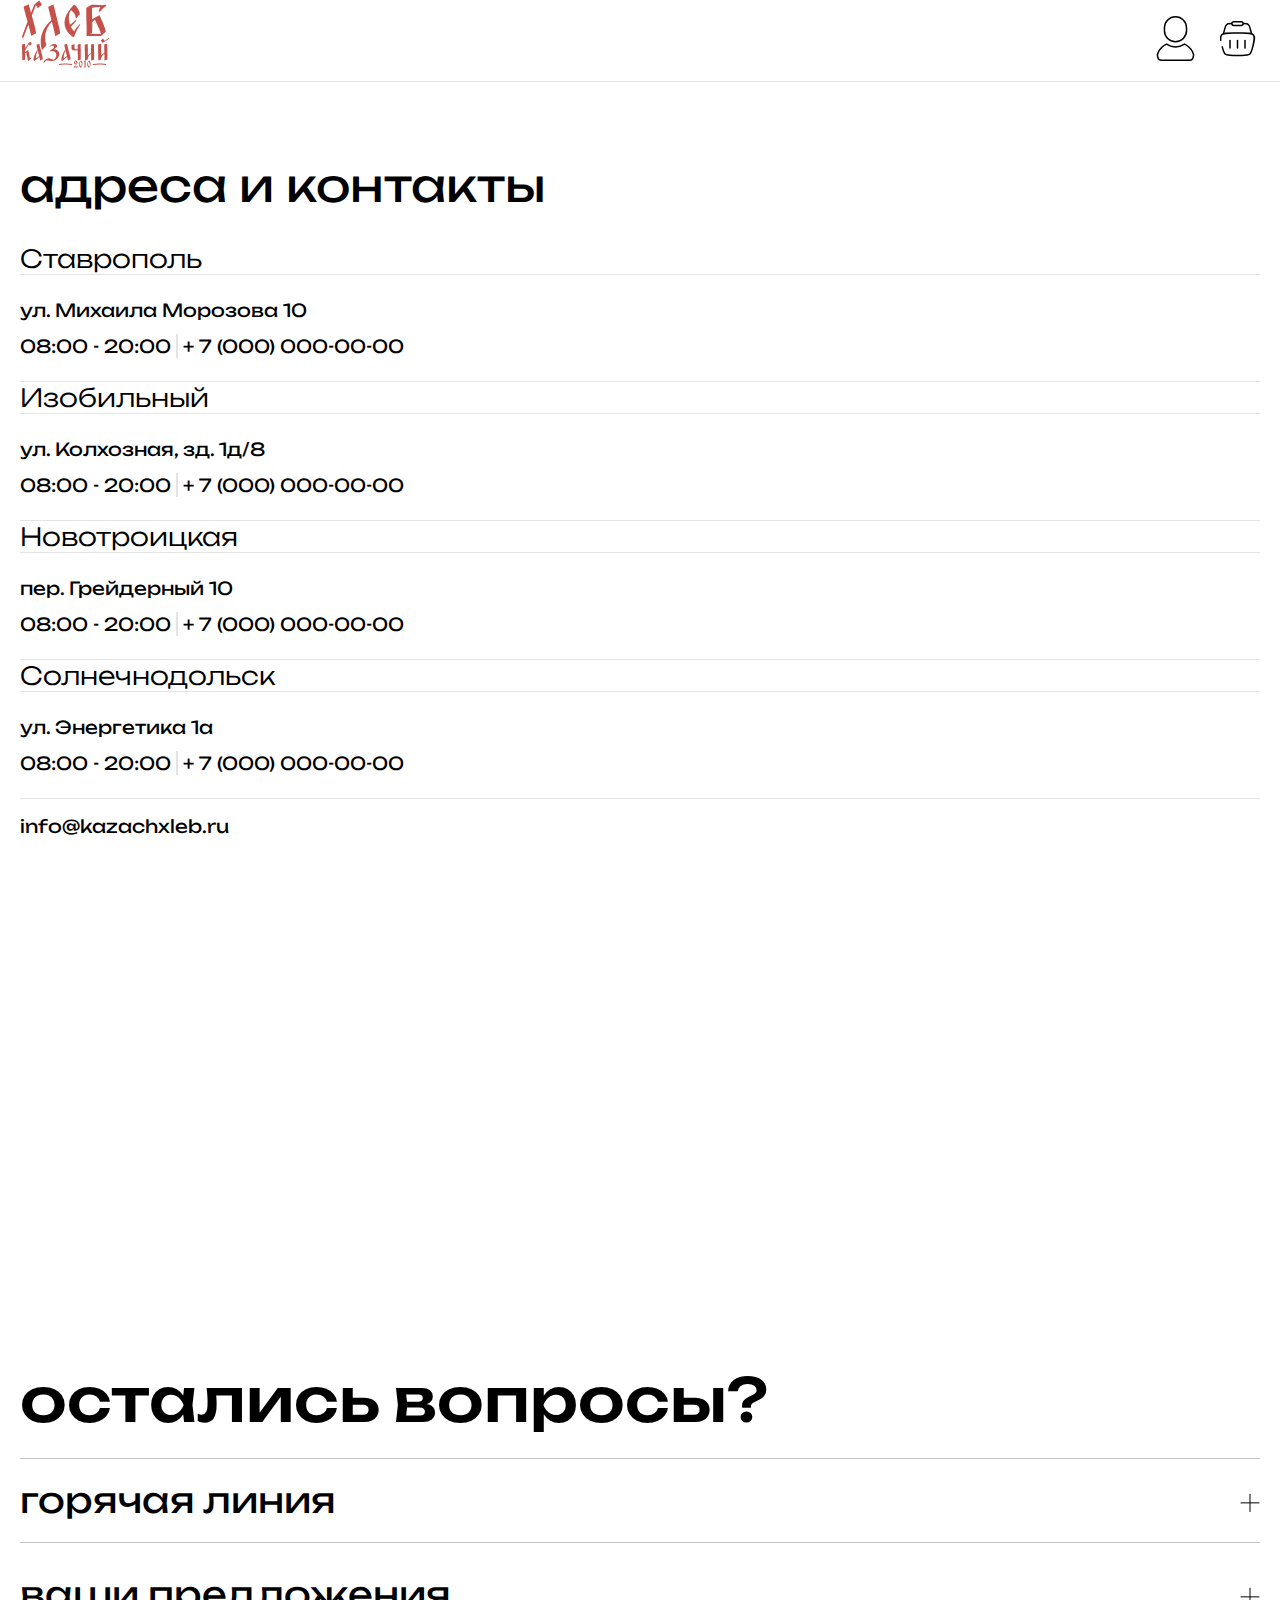
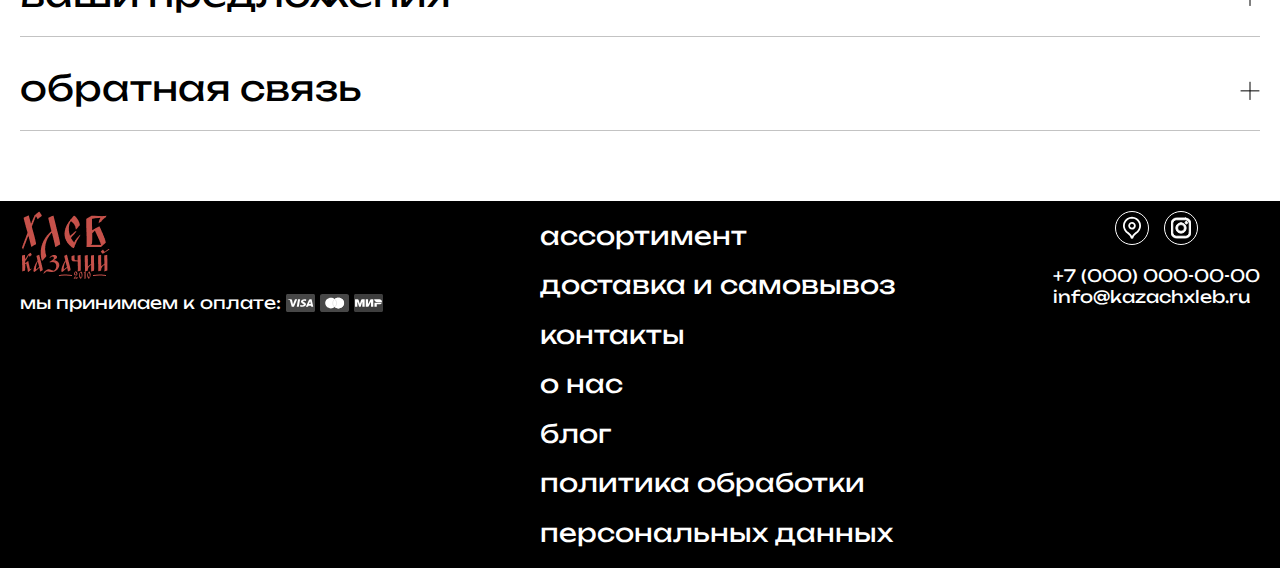
<file: contact.html>
<!DOCTYPE html>
<html lang="ru">
<head>
    <meta charset="UTF-8">
    <meta name="viewport" content="width=device-width, initial-scale=1.0">
    <meta name="description" content="Казачий хлеб - сеть булочных, выпекающая хлеб с 2010 года. Качественная выпечка для вас и вашей семьи!">
    <meta name="keywords" content="хлеб, выпечка, булочные, свежий хлеб, Казачий хлеб">
    <meta name="author" content="Казачий Хлеб">
    <title>Казачий Хлеб - контакты</title>
    <link rel="stylesheet" href="css/style.css">
    <link rel="stylesheet" href="css/fonts.css">
    <link rel="stylesheet" href="css/footer.css">
    <link rel="stylesheet" href="css/menu.css">
</head>
<body>
    
 
    <header>
        <div class="container">
            <a href="index.html">
                <img src="img/logo.png" alt="Logo">
            </a>
            <nav>
                <ul class="menu">
                    <li><a class="menu_link" href="assortiment.html">Ассортимент</a></li>
                    <li><a class="menu_link" href="#">Доставка и самовывоз</a></li>
                    <li><a class="menu_link" href="#">О нас</a></li>
                    <li><a class="menu_link" href="contact.html">Контакты</a></li>
                    <li><a class="menu_link" href="#">Блог</a></li>
                </ul>
            </nav>
            <div class="menu_svg">
                <a href="#">
                    <svg width="39" height="45" viewBox="0 0 39 45" fill="none" xmlns="http://www.w3.org/2000/svg">
                        <path d="M19.4996 44.2494C19.4995 44.2494 19.4995 44.2494 19.4995 44.9994C19.4995 44.2494 19.4994 44.2494 19.4993 44.2494H19.499H19.4984H19.4975H19.4964H19.4951H19.4936H19.4918H19.4897H19.4874H19.4849H19.4822H19.4792H19.476H19.4726H19.4689H19.465H19.4609H19.4565H19.4519H19.4471H19.4421H19.4368H19.4313H19.4256H19.4196H19.4135H19.4071H19.4005H19.3937H19.3866H19.3794H19.3719H19.3642H19.3563H19.3481H19.3398H19.3312H19.3224H19.3135H19.3043H19.2948H19.2852H19.2754H19.2654H19.2551H19.2447H19.234H19.2231H19.2121H19.2008H19.1893H19.1776H19.1658H19.1537H19.1414H19.1289H19.1162H19.1034H19.0903H19.077H19.0635H19.0499H19.036H19.022H19.0077H18.9933H18.9787H18.9639H18.9489H18.9337H18.9183H18.9027H18.887H18.8711H18.8549H18.8386H18.8222H18.8055H18.7886H18.7716H18.7544H18.737H18.7194H18.7017H18.6838H18.6657H18.6474H18.6289H18.6103H18.5915H18.5726H18.5534H18.5341H18.5146H18.495H18.4752H18.4552H18.435H18.4147H18.3943H18.3736H18.3528H18.3318H18.3107H18.2894H18.2679H18.2463H18.2246H18.2026H18.1805H18.1583H18.1359H18.1133H18.0906H18.0678H18.0448H18.0216H17.9983H17.9748H17.9512H17.9274H17.9035H17.8794H17.8552H17.8309H17.8064H17.7817H17.757H17.732H17.707H17.6817H17.6564H17.6309H17.6053H17.5795H17.5536H17.5276H17.5014H17.4751H17.4486H17.422H17.3953H17.3685H17.3415H17.3144H17.2872H17.2598H17.2323H17.2047H17.177H17.1491H17.1211H17.093H17.0648H17.0364H17.0079H16.9793H16.9506H16.9218H16.8928H16.8637H16.8345H16.8052H16.7758H16.7463H16.7166H16.6868H16.657H16.627H16.5969H16.5666H16.5363H16.5059H16.4754H16.4447H16.414H16.3831H16.3522H16.3211H16.2899H16.2587H16.2273H16.1958H16.1643H16.1326H16.1008H16.069H16.037H16.005H15.9728H15.9406H15.9082H15.8758H15.8433H15.8107H15.778H15.7452H15.7123H15.6793H15.6463H15.6131H15.5799H15.5466H15.5132H15.4797H15.4461H15.4125H15.3787H15.3449H15.3111H15.2771H15.243H15.2089H15.1747H15.1405H15.1061H15.0717H15.0372H15.0026H14.968H14.9333H14.8985H14.8636H14.8287H14.7937H14.7587H14.7236H14.6884H14.6531H14.6178H14.5824H14.547H14.5115H14.4759H14.4403H14.4046H14.3689H14.3331H14.2973H14.2613H14.2254H14.1894H14.1533H14.1172H14.081H14.0448H14.0085H13.9721H13.9358H13.8993H13.8629H13.8263H13.7898H13.7532H13.7165H13.6798H13.6431H13.6063H13.5694H13.5326H13.4957H13.4587H13.4217H13.3847H13.3476H13.3105H13.2734H13.2363H13.1991H13.1618H13.1246H13.0873H13.0499H13.0126H12.9752H12.9378H12.9003H12.8629H12.8254H12.7879H12.7503H12.7128H12.6752H12.6376H12.5999H12.5623H12.5246H12.4869H12.4492H12.4115H12.3738H12.336H12.2982H12.2605H12.2227H12.1848H12.147H12.1092H12.0713H12.0335H11.9956H11.9578H11.9199H11.882H11.8441H11.8062H11.7683H11.7304H11.6925H11.6546H11.6167H11.5788H11.5409H11.503H11.4651H11.4272H11.3893H11.3514H11.3135H11.2756H11.2378H11.1999H11.162H11.1242H11.0864H11.0485H11.0107H10.9729H10.9351H10.8974H10.8596H10.8219H10.7841H10.7464H10.7087H10.6711H10.6334H10.5958H10.5581H10.5206H10.483H10.4454H10.4079H10.3704H10.3329H10.2955H10.2581H10.2207H10.1833H10.146H10.1087H10.0714H10.0342H9.99697H9.95979H9.92265H9.88555H9.84848H9.81144H9.77445H9.73749H9.70057H9.66369H9.62685H9.59006H9.5533H9.51659H9.47992H9.44329H9.40671H9.37018H9.33369H9.29725H9.26086H9.22451H9.18822H9.15197H9.11578H9.07964H9.04356H9.00752H8.97154H8.93562H8.89975H8.86394H8.82818H8.79249H8.75685H8.72127H8.68576H8.6503H8.61491H8.57958H8.54431H8.50911H8.47398H8.4389H8.4039H8.36896H8.3341H8.2993H8.26457H8.22991H8.19533H8.16081H8.12637H8.092H8.05771H8.02349H7.98935H7.95529H7.9213H7.88739H7.85356H7.81982H7.78615H7.75256H7.71906H7.68564H7.6523H7.61905H7.58588H7.5528H7.51981H7.4869H7.45408H7.42136H7.38872H7.35617H7.32372H7.29136H7.25909H7.22691H7.19483H7.16285H7.13096H7.09917H7.06748H7.03588H7.00439H6.97299H6.9417H6.91051H6.87942H6.84843H6.81755H6.78678H6.75611H6.72554H6.69508H6.66474H6.6345H6.60437H6.57435H6.54444H6.51464H6.48496H6.45539H6.42593H6.39659H6.36736H6.33825H6.30926H6.28039H6.25163H6.223H6.19449H6.16609H6.13782H6.10967H6.08165H6.05375H6.02598H5.99833H5.9708H5.94341H5.91614H5.88901H5.862H5.83512H5.80838H5.78176H5.75528H5.72894H5.70273H5.67665H5.65071H5.62491H5.59924H5.57371H5.54832H5.52307H5.49797H5.473H5.44818H5.4235H5.39896H5.37457H5.35032H5.32622H5.30227H5.27846H5.2548H5.23129H5.20794H5.18473H5.16167H5.13877H5.11602H5.09342H5.07098C3.59497 44.2494 2.4241 43.1868 1.85278 41.494C1.28305 39.8058 1.39133 37.6595 2.38462 35.8939L2.38471 35.8937C3.94903 33.1115 6.45971 30.0122 10.478 28.1692C13.0673 29.8828 16.1676 30.8846 19.4994 30.8846C22.8294 30.8846 25.9297 29.8827 28.5188 28.1691C32.5372 30.0122 35.0478 33.1114 36.6131 35.8939L37.2617 35.529L36.6132 35.8939C37.6065 37.6595 37.7148 39.8058 37.1451 41.494C36.5738 43.1868 35.4029 44.2494 33.927 44.2494H33.9045H33.8819H33.8592H33.8363H33.8132H33.79H33.7667H33.7431H33.7195H33.6957H33.6717H33.6476H33.6234H33.599H33.5744H33.5498H33.5249H33.5H33.4749H33.4496H33.4242H33.3987H33.373H33.3472H33.3213H33.2952H33.269H33.2427H33.2162H33.1896H33.1628H33.1359H33.1089H33.0818H33.0545H33.0271H32.9996H32.972H32.9442H32.9163H32.8883H32.8601H32.8319H32.8035H32.775H32.7463H32.7176H32.6887H32.6597H32.6306H32.6014H32.572H32.5426H32.513H32.4833H32.4535H32.4236H32.3936H32.3635H32.3332H32.3029H32.2724H32.2419H32.2112H32.1804H32.1495H32.1185H32.0875H32.0563H32.025H31.9936H31.9621H31.9305H31.8988H31.867H31.8351H31.8031H31.7711H31.7389H31.7066H31.6743H31.6418H31.6093H31.5766H31.5439H31.5111H31.4782H31.4452H31.4121H31.3789H31.3457H31.3124H31.2789H31.2454H31.2119H31.1782H31.1444H31.1106H31.0767H31.0427H31.0087H30.9745H30.9403H30.906H30.8716H30.8372H30.8027H30.7681H30.7335H30.6987H30.6639H30.6291H30.5941H30.5591H30.5241H30.4889H30.4537H30.4185H30.3831H30.3477H30.3123H30.2768H30.2412H30.2056H30.1699H30.1341H30.0983H30.0624H30.0265H29.9905H29.9545H29.9184H29.8823H29.8461H29.8099H29.7736H29.7372H29.7008H29.6644H29.6279H29.5914H29.5548H29.5182H29.4815H29.4448H29.408H29.3713H29.3344H29.2975H29.2606H29.2237H29.1867H29.1496H29.1126H29.0755H29.0383H29.0012H28.964H28.9267H28.8894H28.8521H28.8148H28.7775H28.7401H28.7027H28.6652H28.6277H28.5902H28.5527H28.5152H28.4776H28.44H28.4024H28.3648H28.3271H28.2894H28.2518H28.2141H28.1763H28.1386H28.1008H28.0631H28.0253H27.9875H27.9497H27.9118H27.874H27.8362H27.7983H27.7604H27.7226H27.6847H27.6468H27.6089H27.571H27.5331H27.4952H27.4573H27.4194H27.3815H27.3436H27.3057H27.2678H27.2299H27.192H27.1541H27.1163H27.0784H27.0405H27.0026H26.9648H26.9269H26.8891H26.8513H26.8134H26.7756H26.7378H26.7001H26.6623H26.6245H26.5868H26.5491H26.5114H26.4737H26.436H26.3984H26.3607H26.3231H26.2856H26.248H26.2105H26.1729H26.1355H26.098H26.0606H26.0231H25.9858H25.9484H25.9111H25.8738H25.8365H25.7993H25.7621H25.7249H25.6878H25.6507H25.6137H25.5767H25.5397H25.5027H25.4658H25.429H25.3921H25.3553H25.3186H25.2819H25.2452H25.2086H25.1721H25.1356H25.0991H25.0627H25.0263H24.99H24.9537H24.9174H24.8813H24.8451H24.8091H24.7731H24.7371H24.7012H24.6653H24.6295H24.5938H24.5581H24.5225H24.487H24.4515H24.416H24.3807H24.3453H24.3101H24.2749H24.2398H24.2047H24.1698H24.1349H24.1H24.0652H24.0305H23.9959H23.9613H23.9268H23.8924H23.8581H23.8238H23.7896H23.7555H23.7214H23.6875H23.6536H23.6198H23.5861H23.5524H23.5189H23.4854H23.452H23.4187H23.3854H23.3523H23.3193H23.2863H23.2534H23.2206H23.1879H23.1553H23.1228H23.0904H23.058H23.0258H22.9936H22.9616H22.9296H22.8978H22.866H22.8343H22.8028H22.7713H22.7399H22.7087H22.6775H22.6465H22.6155H22.5847H22.5539H22.5233H22.4927H22.4623H22.432H22.4018H22.3717H22.3417H22.3118H22.2821H22.2524H22.2229H22.1934H22.1641H22.1349H22.1059H22.0769H22.0481H22.0194H21.9908H21.9623H21.9339H21.9057H21.8776H21.8496H21.8217H21.794H21.7664H21.7389H21.7115H21.6843H21.6572H21.6302H21.6034H21.5767H21.5501H21.5237H21.4973H21.4712H21.4451H21.4192H21.3935H21.3678H21.3424H21.317H21.2918H21.2667H21.2418H21.217H21.1924H21.1679H21.1435H21.1193H21.0953H21.0713H21.0476H21.024H21.0005H20.9772H20.954H20.931H20.9081H20.8854H20.8629H20.8405H20.8182H20.7962H20.7742H20.7525H20.7309H20.7094H20.6881H20.667H20.646H20.6252H20.6046H20.5841H20.5638H20.5436H20.5236H20.5038H20.4842H20.4647H20.4454H20.4263H20.4073H20.3885H20.3699H20.3514H20.3332H20.3151H20.2972H20.2794H20.2618H20.2445H20.2272H20.2102H20.1934H20.1767H20.1602H20.1439H20.1278H20.1119H20.0961H20.0805H20.0652H20.05H20.035H20.0202H20.0056H19.9911H19.9769H19.9628H19.949H19.9353H19.9219H19.9086H19.8955H19.8826H19.87H19.8575H19.8452H19.8331H19.8212H19.8096H19.7981H19.7868H19.7758H19.7649H19.7542H19.7438H19.7335H19.7235H19.7137H19.7041H19.6946H19.6854H19.6765H19.6677H19.6591H19.6508H19.6427H19.6347H19.627H19.6196H19.6123H19.6052H19.5984H19.5918H19.5854H19.5793H19.5733H19.5676H19.5621H19.5568H19.5518H19.547H19.5424H19.538H19.5339H19.53H19.5263H19.5229H19.5197H19.5167H19.514H19.5115H19.5092H19.5072H19.5054H19.5038H19.5025H19.5014H19.5005H19.4999H19.4996Z" stroke="black" stroke-width="1.5"/><path d="M30.5464 14.6249C30.5464 20.7265 25.6009 25.6735 19.4987 25.6735C13.3955 25.6735 8.44922 20.7264 8.44922 14.625V11.7986C8.44922 5.69714 13.3954 0.75 19.4987 0.75C25.6009 0.75 30.5464 5.69703 30.5464 11.7985V14.6249Z" stroke="black" stroke-width="1.5"/>
                    </svg>                                
                </a>
                <a href="#">
                    <svg width="45" height="45" viewBox="0 0 45 45" fill="none" xmlns="http://www.w3.org/2000/svg">
                        <path d="M36.5625 17.8125L35.2305 12.9275C34.7169 11.0438 34.4601 10.102 33.9334 9.39274C33.4087 8.68637 32.6959 8.14189 31.8765 7.8216C31.0536 7.5 30.0774 7.5 28.125 7.5M8.4375 17.8125L9.7695 12.9275C10.2831 11.0438 10.5399 10.102 11.0666 9.39274C11.5912 8.68637 12.304 8.14189 13.1235 7.8216C13.9464 7.5 14.9226 7.5 16.875 7.5" stroke="black" stroke-width="1.5"/><path d="M16.875 7.5C16.875 6.46447 17.7145 5.625 18.75 5.625H26.25C27.2856 5.625 28.125 6.46447 28.125 7.5C28.125 8.53552 27.2856 9.375 26.25 9.375H18.75C17.7145 9.375 16.875 8.53552 16.875 7.5Z" stroke="black" stroke-width="1.5"/><path d="M15 24.375V31.875" stroke="black" stroke-width="1.5" stroke-linecap="round" stroke-linejoin="round"/><path d="M30 24.375V31.875" stroke="black" stroke-width="1.5" stroke-linecap="round" stroke-linejoin="round"/><path d="M22.5 24.375V31.875" stroke="black" stroke-width="1.5" stroke-linecap="round" stroke-linejoin="round"/><path d="M7.2446 30.8535C8.26773 34.9461 8.77931 36.9922 10.3051 38.1836C11.831 39.375 13.9402 39.375 18.1587 39.375H26.8412C31.0597 39.375 33.1689 39.375 34.6948 38.1836C36.2207 36.9922 36.7322 34.9461 37.7553 30.8535C39.3639 24.4189 40.1683 21.2016 38.4793 19.0384C36.7903 16.875 33.474 16.875 26.8412 16.875H18.1587C11.5261 16.875 8.20976 16.875 6.52068 19.0384C5.5292 20.3081 5.39688 21.9413 5.78206 24.375" stroke="black" stroke-width="1.5" stroke-linecap="round"/>
                    </svg>                                                               
                </a>
            </div>
        </div>
    </header>



    <section id="contact_section">
        <div class="contact_box">
            <h1 class="contact_column_title">адреса и контакты</h1>
            <h2 class="contact_column_text">Ставрополь</h2>
            <div class="contact_column_borders">
                <p class="contact_column_paragraph">ул. Михаила Морозова 10</p>
                <p class="contact_column_paragraph">08:00 - 20:00 <span></span>+ 7 (000) 000-00-00</p>
            </div>
            <h2 class="contact_column_text">Изобильный</h2>
            <div class="contact_column_borders">
                <p class="contact_column_paragraph">ул. Колхозная, зд. 1д/8</p>
                <p class="contact_column_paragraph">08:00 - 20:00 <span></span>+ 7 (000) 000-00-00</p>
            </div>
            <h2 class="contact_column_text">Новотроицкая</h2>
            <div class="contact_column_borders">
                <p class="contact_column_paragraph">пер. Грейдерный 10</p>
                <p class="contact_column_paragraph">08:00 - 20:00 <span></span>+ 7 (000) 000-00-00</p>
            </div>
            <h2 class="contact_column_text">Солнечнодольск</h2>
            <div class="contact_column_borders">
                <p class="contact_column_paragraph">ул. Энергетика 1а</p>
                <p class="contact_column_paragraph">08:00 - 20:00 <span></span>+ 7 (000) 000-00-00</p>
            </div>
            <p class="contact_column_paragraph">info@kazachxleb.ru</p>
        </div>
        <div class="contact_box">
            <div class="contact_column_iframe" style="position:relative;overflow:hidden;">
                <iframe src="https://yandex.com/map-widget/v1/org/khleb_kazachiy/192779969031/?ll=41.963320%2C45.041119&z=15"  allowfullscreen="true" style="position:relative;">
                </iframe>
            </div>
        </div>
    </section>




    <section id="faq">
        <div class="flexbox">
            <h1 class="faq_title">остались вопросы?</h1>
        </div>
        <div class="faq-item">
            <div style="width: 100%; border-top: 1px solid #C3C3C3; margin-top: -20px; margin-bottom: -20px;"></div>
            <div class="faq-question">
                <span>горячая линия</span>
                <span class="arrow">
                    <svg width="20" height="20" viewBox="0 0 20 20" fill="none" xmlns="http://www.w3.org/2000/svg">
                        <path d="M10 1.20312V18.5352" stroke="black" stroke-linecap="round" stroke-linejoin="round"/>
                        <path d="M1 9.86914H19" stroke="black" stroke-linecap="round" stroke-linejoin="round"/>
                    </svg>                        
                </span>
            </div>
            <div class="faq-answer">
                <p>Мы всегда рады ответить на любые ваши вопросы и помочь разобраться в возникших проблемах, просто позвоните нам или напишите письмо. </p>
                <div class="faq_flex">
                    <a class="faq_link" href="#">
                        +7 (000) 000-00-00
                    </a>
                    <a class="faq_link" href="#">
                        info@kazachxleb.ru
                    </a>
                </div>
            </div>
        </div>
        <div class="faq-item">
            <div class="faq-question">
                <span>ваши предложения</span>
                <span class="arrow">
                    <svg width="20" height="20" viewBox="0 0 20 20" fill="none" xmlns="http://www.w3.org/2000/svg">
                        <path d="M10 1.20312V18.5352" stroke="black" stroke-linecap="round" stroke-linejoin="round"/>
                        <path d="M1 9.86914H19" stroke="black" stroke-linecap="round" stroke-linejoin="round"/>
                    </svg>                        
                </span>
            </div>
            <div class="faq-answer">
                <p>Мы всегда рады ответить на любые ваши вопросы и помочь разобраться в возникших проблемах, просто позвоните нам или напишите письмо. </p>
                <div class="faq_flex">
                    <a class="faq_link" href="#">
                        +7 (000) 000-00-00
                    </a>
                    <a class="faq_link" href="#">
                        info@kazachxleb.ru
                    </a>
                </div>
            </div>
        </div>
        <div class="faq-item">
            <div class="faq-question">
                <span>обратная связь</span>
                <span class="arrow">
                    <svg width="20" height="20" viewBox="0 0 20 20" fill="none" xmlns="http://www.w3.org/2000/svg">
                        <path d="M10 1.20312V18.5352" stroke="black" stroke-linecap="round" stroke-linejoin="round"/>
                        <path d="M1 9.86914H19" stroke="black" stroke-linecap="round" stroke-linejoin="round"/>
                    </svg>                        
                </span>
            </div>
            <div class="faq-answer">
                <p>Мы всегда рады ответить на любые ваши вопросы и помочь разобраться в возникших проблемах, просто позвоните нам или напишите письмо. </p>
                <div class="faq_flex">
                    <a class="faq_link" href="#">
                        +7 (000) 000-00-00
                    </a>
                    <a class="faq_link" href="#">
                        info@kazachxleb.ru
                    </a>
                </div>
            </div>
        </div>
    </section>



    <script>
        document.querySelectorAll('.faq-question').forEach(item => {
           item.addEventListener('click', event => {
               const faqItem = item.parentElement;
               const answer = faqItem.querySelector('.faq-answer');
               const arrow = item.querySelector('.arrow');
       
               if (faqItem.classList.contains('active')) {
               faqItem.classList.remove('active');
               answer.style.maxHeight = '0';
               arrow.style.transform = 'rotate(0deg)';
               } else {
               document.querySelectorAll('.faq-item.active').forEach(activeItem => {
                   activeItem.classList.remove('active');
                   activeItem.querySelector('.faq-answer').style.maxHeight = '0';
                   activeItem.querySelector('.arrow').style.transform = 'rotate(0deg)';
               });
       
               faqItem.classList.add('active');
               answer.style.maxHeight = answer.scrollHeight + 'px';
               arrow.style.transform = 'rotate(180deg)';
               }
           });
       });
   </script>

    <footer id="footer">
        <div class="footer_nav">
            <div class="footer_nav_column">
                <img src="img/logo.png" width="90px" alt="Logo">
                <p class="footer_paragraph">
                    мы принимаем к оплате:  
                    <span>
                        <svg width="29" height="18" viewBox="0 0 29 18" fill="none" xmlns="http://www.w3.org/2000/svg">
                            <path d="M27.4533 0H1.54667C0.692466 0 0 0.684405 0 1.52866V16.4713C0 17.3156 0.692466 18 1.54667 18H27.4533C28.3075 18 29 17.3156 29 16.4713V1.52866C29 0.684405 28.3075 0 27.4533 0Z" fill="#474747"/>
                            <path d="M10.7578 12.7724L12.0478 5.29102H14.111L12.8201 12.7724H10.7578Z" fill="white"/>
                            <path d="M20.273 5.45289C19.8642 5.30132 19.2237 5.13867 18.4238 5.13867C16.3851 5.13867 14.9491 6.15336 14.9368 7.60761C14.9254 8.68261 15.962 9.2823 16.7447 9.64016C17.5477 10.0069 17.8177 10.2407 17.8139 10.5682C17.8088 11.0697 17.1726 11.2988 16.5796 11.2988C15.7537 11.2988 15.315 11.1854 14.6375 10.906L14.3716 10.7871L14.082 12.4619C14.5639 12.6707 15.455 12.8517 16.3803 12.8611C18.5491 12.8611 19.957 11.858 19.973 10.3051C19.9808 9.45401 19.4311 8.80632 18.2408 8.27239C17.5196 7.9263 17.078 7.69536 17.0826 7.34491C17.0826 7.03395 17.4565 6.70142 18.2642 6.70142C18.9389 6.69107 19.4276 6.83648 19.8084 6.98805L19.9933 7.07438L20.273 5.45289Z" fill="white"/>
                            <path d="M25.5825 5.29102H23.9883C23.4944 5.29102 23.1248 5.42424 22.9079 5.91142L19.8438 12.7676H22.0103C22.0103 12.7676 22.3645 11.8457 22.4447 11.6433C22.6814 11.6433 24.7861 11.6465 25.087 11.6465C25.1487 11.9084 25.338 12.7676 25.338 12.7676H27.2525L25.5825 5.29102ZM23.0531 10.1219C23.2237 9.69081 23.8751 8.03053 23.8751 8.03053C23.8629 8.05044 24.0445 7.59739 24.1487 7.31649L24.2881 7.96151C24.2881 7.96151 24.6832 9.74733 24.7657 10.1218H23.0531V10.1219Z" fill="white"/>
                            <path d="M1.77245 5.29102L1.74609 5.44672C2.56161 5.64183 3.29002 5.92418 3.92774 6.27547L5.75844 12.7605L7.94137 12.758L11.1895 5.29102H9.00402L6.98407 10.3928L6.76883 9.356C6.75888 9.32436 6.7481 9.2926 6.73704 9.26084L6.03462 5.92263C5.90973 5.4489 5.54748 5.30753 5.09937 5.29102H1.77245Z" fill="white"/>
                        </svg>
                    </span>
                    <span>
                        <svg width="29" height="18" viewBox="0 0 29 18" fill="none" xmlns="http://www.w3.org/2000/svg">
                            <path d="M26.6884 0H2.31159C1.03494 0 0 0.94306 0 2.10638V15.8936C0 17.0569 1.03494 18 2.31159 18H26.6884C27.9651 18 29 17.0569 29 15.8936V2.10638C29 0.94306 27.9651 0 26.6884 0Z" fill="#474747"/>
                            <path fill-rule="evenodd" clip-rule="evenodd" d="M14.6675 13.1164C13.6659 13.904 12.3666 14.3795 10.9469 14.3795C7.77899 14.3795 5.21094 12.0122 5.21094 9.09209C5.21094 6.17192 7.77899 3.80469 10.9469 3.80469C12.3666 3.80469 13.6659 4.28016 14.6675 5.06779C15.6691 4.28016 16.9683 3.80469 18.3881 3.80469C21.5559 3.80469 24.124 6.17192 24.124 9.09209C24.124 12.0122 21.5559 14.3795 18.3881 14.3795C16.9683 14.3795 15.6691 13.904 14.6675 13.1164Z" fill="white"/>
                            <path fill-rule="evenodd" clip-rule="evenodd" d="M14.6602 13.1164C15.8935 12.1466 16.6755 10.7035 16.6755 9.09209C16.6755 7.48063 15.8935 6.03757 14.6602 5.06779C15.6618 4.28016 16.961 3.80469 18.3808 3.80469C21.5486 3.80469 24.1167 6.17192 24.1167 9.09209C24.1167 12.0122 21.5486 14.3795 18.3808 14.3795C16.961 14.3795 15.6618 13.904 14.6602 13.1164Z" fill="white"/>
                            <path d="M12.7063 9.10243C12.7063 7.52129 13.467 6.10291 14.6715 5.14191C15.8761 6.10291 16.6369 7.52129 16.6369 9.10243C16.6369 10.6835 15.8761 12.1019 14.6715 13.0629C13.467 12.1019 12.7063 10.6835 12.7063 9.10243Z" fill="white" stroke="black" stroke-width="0.1"/>
                        </svg>                            
                    </span>
                    <span>
                        <svg width="29" height="18" viewBox="0 0 29 18" fill="none" xmlns="http://www.w3.org/2000/svg">
                            <path d="M1.54667 0H27.4533C28.3079 0 29 0.684076 29 1.52866V16.4713C29 17.3159 28.3079 18 27.4533 18H1.54667C0.692133 18 0 17.3159 0 16.4713V1.52866C0 0.684076 0.692133 0 1.54667 0Z" fill="#3E3E3E"/>
                            <path d="M20.4492 8.63281V12.7602H22.7692V10.3143H25.3986C26.5044 10.3067 27.444 9.60733 27.7998 8.63281H20.4492Z" fill="white"/>
                            <path d="M20.1406 5.22656C20.276 6.91191 21.8922 8.24567 23.8642 8.24567C23.872 8.24567 27.8972 8.24567 27.8972 8.24567C27.9281 8.0928 27.9436 7.9323 27.9436 7.76796C27.9436 6.36924 26.8029 5.23803 25.3916 5.22656H20.1406Z" fill="white"/>
                            <path d="M16.7071 8.20363C16.7342 8.15777 16.7767 8.13102 16.8308 8.13102C16.9082 8.13102 16.9662 8.19217 16.97 8.26478V12.717H19.29V5.22656H16.97C16.6762 5.23803 16.3436 5.44822 16.2199 5.71191L14.3755 9.62529C14.3716 9.64058 14.3639 9.65586 14.3562 9.67115C14.3291 9.70936 14.2827 9.73612 14.2286 9.73612C14.1435 9.73612 14.0739 9.66733 14.0739 9.58325V5.22656H11.7539V12.717H14.0739C14.3639 12.7017 14.6887 12.4915 14.8124 12.2317L16.7071 8.2151C16.7032 8.21128 16.7071 8.20745 16.7071 8.20363Z" fill="white"/>
                            <path d="M8.0455 8.33739L6.6883 12.7208H5.0179L3.66457 8.33357C3.65297 8.26478 3.5911 8.21128 3.51377 8.21128C3.4287 8.21128 3.36297 8.28007 3.36297 8.36032V12.717H1.04297V5.22656H3.0343H3.6259C4.05124 5.22656 4.49977 5.55523 4.6235 5.9565L5.75257 9.60618C5.81057 9.78962 5.8995 9.7858 5.9575 9.60618L7.08657 5.9565C7.2103 5.5514 7.65884 5.22656 8.08417 5.22656H8.67577H10.6671V12.717H8.3471V8.36032C8.3471 8.36032 8.3471 8.36032 8.3471 8.3565C8.3471 8.27242 8.2775 8.20745 8.1963 8.20745C8.11897 8.21128 8.0571 8.26478 8.0455 8.33739Z" fill="white"/>
                        </svg>                            
                    </span>
                </p>
            </div>
            <div class="footer_nav_column">
                <div class="footer_column_links">
                    <a class="footer_link" href="assortiment.html">ассортимент</a>
                    <a class="footer_link" href="#">доставка и самовывоз</a>
                    <a class="footer_link" href="contact.html">контакты</a>
                    <a class="footer_link" href="#">о нас</a>
                    <a class="footer_link" href="#">блог</a>
                    <a class="footer_link" href="#">политика обработки персональных данных</a>
                </div>
            </div>
            <div class="footer_nav_column">
                <div class="footer_nav_buttons">
                    <button class="footer_button">
                        <svg width="18"  viewBox="0 0 20 25" fill="none" xmlns="http://www.w3.org/2000/svg">
                            <path d="M9.9995 1C8.21901 1.00114 6.47901 1.53128 5.00037 2.52314C3.51963 3.51663 2.36631 4.92643 1.68593 6.57467C1.00454 8.22461 0.8258 10.0391 1.17216 11.7903C1.51791 13.5405 2.37375 15.1493 3.63191 16.4141C5.26229 18.0497 9.09919 20.4156 9.32633 22.901C9.36035 23.2723 9.62943 23.5763 9.9995 23.5763C10.3696 23.5763 10.6396 23.2723 10.6727 22.901C10.8997 20.4156 14.7337 18.0537 16.3631 16.4192C17.6227 15.1548 18.48 13.5459 18.8268 11.7951C19.1743 10.0435 18.9963 8.2282 18.3152 6.57742C17.6351 4.92836 16.4816 3.51778 15.0005 2.52375C13.5214 1.53133 11.7807 1.00096 9.9995 1Z" stroke="white" stroke-width="2" stroke-linecap="round" stroke-linejoin="round"/>
                            <path d="M10.005 13.1485C9.16349 13.1484 8.35648 12.8142 7.76138 12.2192C7.24231 11.7002 6.91928 11.0172 6.84732 10.2867C6.77536 9.55613 6.95892 8.82325 7.36674 8.2129C7.77456 7.60254 8.38139 7.15247 9.08384 6.93937C9.78629 6.72627 10.5409 6.76333 11.2191 7.04424C11.8973 7.32514 12.4571 7.83251 12.8031 8.47989C13.1492 9.12727 13.2601 9.87461 13.1169 10.5946C12.9737 11.3145 12.5853 11.9626 12.0178 12.4283C11.4504 12.894 10.739 13.1485 10.005 13.1485Z" stroke="white" stroke-width="2" stroke-linecap="round" stroke-linejoin="round"/>
                        </svg>                        
                    </button>
                    <button class="footer_button">
                        <svg width="22"  viewBox="0 0 22 22" fill="none" xmlns="http://www.w3.org/2000/svg">
                            <path d="M15.9286 0H6.07104C2.72347 0 0 2.7236 0 6.07117V15.9287C0 19.2764 2.72347 21.9999 6.07104 21.9999H15.9286C19.2764 21.9999 21.9999 19.2763 21.9999 15.9287V6.07117C22 2.7236 19.2764 0 15.9286 0ZM20.0481 15.9287C20.0481 18.2001 18.2001 20.0479 15.9287 20.0479H6.07104C3.79977 20.0481 1.95194 18.2001 1.95194 15.9287V6.07117C1.95194 3.7999 3.79977 1.95194 6.07104 1.95194H15.9286C18.2 1.95194 20.0479 3.7999 20.0479 6.07117V15.9287H20.0481Z" fill="white" stroke="white" stroke-linecap="round"/>
                            <path d="M11.0008 5.33203C7.87501 5.33203 5.33203 7.87501 5.33203 11.0008C5.33203 14.1265 7.87501 16.6694 11.0008 16.6694C14.1267 16.6694 16.6697 14.1265 16.6697 11.0008C16.6697 7.87501 14.1267 5.33203 11.0008 5.33203ZM11.0008 14.7173C8.95144 14.7173 7.28397 13.0501 7.28397 11.0007C7.28397 8.95118 8.95131 7.28384 11.0008 7.28384C13.0504 7.28384 14.7177 8.95118 14.7177 11.0007C14.7177 13.0501 13.0502 14.7173 11.0008 14.7173Z" fill="white" stroke="white" stroke-linecap="round"/>
                            <path d="M16.908 3.67578C16.5319 3.67578 16.1625 3.82803 15.8969 4.0948C15.63 4.36026 15.4766 4.72983 15.4766 5.1072C15.4766 5.4834 15.6301 5.85284 15.8969 6.1196C16.1623 6.38507 16.5319 6.53862 16.908 6.53862C17.2854 6.53862 17.6536 6.38507 17.9204 6.1196C18.1872 5.85284 18.3394 5.48327 18.3394 5.1072C18.3394 4.72983 18.1872 4.36026 17.9204 4.0948C17.6549 3.82803 17.2854 3.67578 16.908 3.67578Z" fill="white" stroke="white" stroke-linecap="round"/>
                        </svg>                        
                    </button>
                </div>
                <p class="footer_paragraph_1">
                    +7 (000) 000-00-00 <br>
                    info@kazachxleb.ru
                </p>
            </div>
        </div>       
    </footer>

 
     
</body>
</html>
</file>
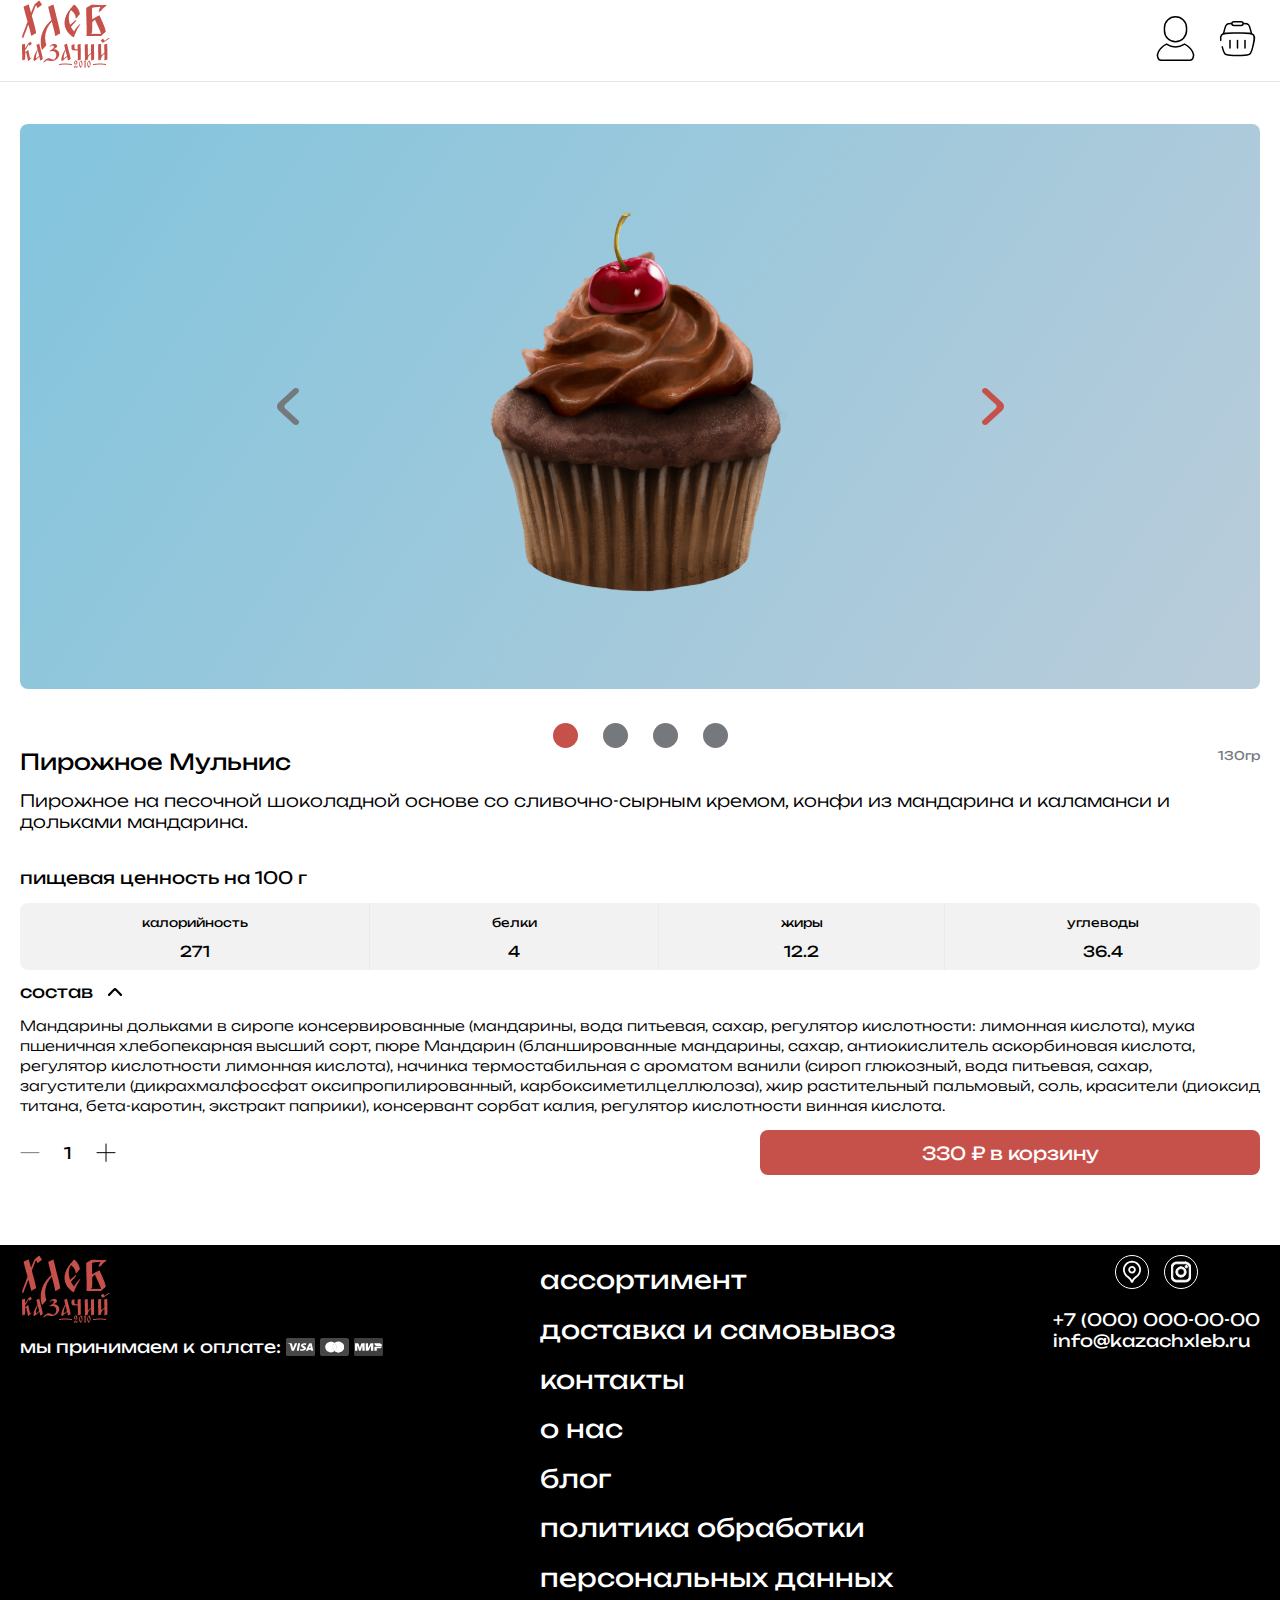
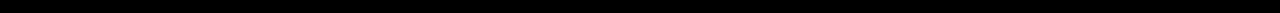
<file: product/1.html>
<!DOCTYPE html>
<html lang="ru">
<head>
    <meta charset="UTF-8">
    <meta name="viewport" content="width=device-width, initial-scale=1.0">
    <meta name="description" content="Казачий хлеб - сеть булочных, выпекающая хлеб с 2010 года. Качественная выпечка для вас и вашей семьи!">
    <meta name="keywords" content="хлеб, выпечка, булочные, свежий хлеб, Казачий хлеб">
    <meta name="author" content="Казачий Хлеб">
    <title>Казачий Хлеб - Пирожное Мульнис</title>
    <link rel="stylesheet" href="/css/style.css">
    <link rel="stylesheet" href="/css/fonts.css">
    <link rel="stylesheet" href="/css/footer.css">
    <link rel="stylesheet" href="/css/menu.css">
</head>
<body>
    <header>
        <div class="container">
            <a href="/index.html">
                <img src="/img/logo.png" alt="Logo">
            </a>
            <nav>
                <ul class="menu">
                    <li><a class="menu_link" href="/assortiment.html">Ассортимент</a></li>
                    <li><a class="menu_link" href="#">доставка и самовывоз</a></li>
                    <li><a class="menu_link" href="#">О нас</a></li>
                    <li><a class="menu_link" href="/contact.html">Контакты</a></li>
                    <li><a class="menu_link" href="#">блог</a></li>
                </ul>
            </nav>
            <div class="menu_svg">
                <a href="#">
                    <svg width="39" height="45" viewBox="0 0 39 45" fill="none" xmlns="http://www.w3.org/2000/svg">
                        <path d="M19.4996 44.2494C19.4995 44.2494 19.4995 44.2494 19.4995 44.9994C19.4995 44.2494 19.4994 44.2494 19.4993 44.2494H19.499H19.4984H19.4975H19.4964H19.4951H19.4936H19.4918H19.4897H19.4874H19.4849H19.4822H19.4792H19.476H19.4726H19.4689H19.465H19.4609H19.4565H19.4519H19.4471H19.4421H19.4368H19.4313H19.4256H19.4196H19.4135H19.4071H19.4005H19.3937H19.3866H19.3794H19.3719H19.3642H19.3563H19.3481H19.3398H19.3312H19.3224H19.3135H19.3043H19.2948H19.2852H19.2754H19.2654H19.2551H19.2447H19.234H19.2231H19.2121H19.2008H19.1893H19.1776H19.1658H19.1537H19.1414H19.1289H19.1162H19.1034H19.0903H19.077H19.0635H19.0499H19.036H19.022H19.0077H18.9933H18.9787H18.9639H18.9489H18.9337H18.9183H18.9027H18.887H18.8711H18.8549H18.8386H18.8222H18.8055H18.7886H18.7716H18.7544H18.737H18.7194H18.7017H18.6838H18.6657H18.6474H18.6289H18.6103H18.5915H18.5726H18.5534H18.5341H18.5146H18.495H18.4752H18.4552H18.435H18.4147H18.3943H18.3736H18.3528H18.3318H18.3107H18.2894H18.2679H18.2463H18.2246H18.2026H18.1805H18.1583H18.1359H18.1133H18.0906H18.0678H18.0448H18.0216H17.9983H17.9748H17.9512H17.9274H17.9035H17.8794H17.8552H17.8309H17.8064H17.7817H17.757H17.732H17.707H17.6817H17.6564H17.6309H17.6053H17.5795H17.5536H17.5276H17.5014H17.4751H17.4486H17.422H17.3953H17.3685H17.3415H17.3144H17.2872H17.2598H17.2323H17.2047H17.177H17.1491H17.1211H17.093H17.0648H17.0364H17.0079H16.9793H16.9506H16.9218H16.8928H16.8637H16.8345H16.8052H16.7758H16.7463H16.7166H16.6868H16.657H16.627H16.5969H16.5666H16.5363H16.5059H16.4754H16.4447H16.414H16.3831H16.3522H16.3211H16.2899H16.2587H16.2273H16.1958H16.1643H16.1326H16.1008H16.069H16.037H16.005H15.9728H15.9406H15.9082H15.8758H15.8433H15.8107H15.778H15.7452H15.7123H15.6793H15.6463H15.6131H15.5799H15.5466H15.5132H15.4797H15.4461H15.4125H15.3787H15.3449H15.3111H15.2771H15.243H15.2089H15.1747H15.1405H15.1061H15.0717H15.0372H15.0026H14.968H14.9333H14.8985H14.8636H14.8287H14.7937H14.7587H14.7236H14.6884H14.6531H14.6178H14.5824H14.547H14.5115H14.4759H14.4403H14.4046H14.3689H14.3331H14.2973H14.2613H14.2254H14.1894H14.1533H14.1172H14.081H14.0448H14.0085H13.9721H13.9358H13.8993H13.8629H13.8263H13.7898H13.7532H13.7165H13.6798H13.6431H13.6063H13.5694H13.5326H13.4957H13.4587H13.4217H13.3847H13.3476H13.3105H13.2734H13.2363H13.1991H13.1618H13.1246H13.0873H13.0499H13.0126H12.9752H12.9378H12.9003H12.8629H12.8254H12.7879H12.7503H12.7128H12.6752H12.6376H12.5999H12.5623H12.5246H12.4869H12.4492H12.4115H12.3738H12.336H12.2982H12.2605H12.2227H12.1848H12.147H12.1092H12.0713H12.0335H11.9956H11.9578H11.9199H11.882H11.8441H11.8062H11.7683H11.7304H11.6925H11.6546H11.6167H11.5788H11.5409H11.503H11.4651H11.4272H11.3893H11.3514H11.3135H11.2756H11.2378H11.1999H11.162H11.1242H11.0864H11.0485H11.0107H10.9729H10.9351H10.8974H10.8596H10.8219H10.7841H10.7464H10.7087H10.6711H10.6334H10.5958H10.5581H10.5206H10.483H10.4454H10.4079H10.3704H10.3329H10.2955H10.2581H10.2207H10.1833H10.146H10.1087H10.0714H10.0342H9.99697H9.95979H9.92265H9.88555H9.84848H9.81144H9.77445H9.73749H9.70057H9.66369H9.62685H9.59006H9.5533H9.51659H9.47992H9.44329H9.40671H9.37018H9.33369H9.29725H9.26086H9.22451H9.18822H9.15197H9.11578H9.07964H9.04356H9.00752H8.97154H8.93562H8.89975H8.86394H8.82818H8.79249H8.75685H8.72127H8.68576H8.6503H8.61491H8.57958H8.54431H8.50911H8.47398H8.4389H8.4039H8.36896H8.3341H8.2993H8.26457H8.22991H8.19533H8.16081H8.12637H8.092H8.05771H8.02349H7.98935H7.95529H7.9213H7.88739H7.85356H7.81982H7.78615H7.75256H7.71906H7.68564H7.6523H7.61905H7.58588H7.5528H7.51981H7.4869H7.45408H7.42136H7.38872H7.35617H7.32372H7.29136H7.25909H7.22691H7.19483H7.16285H7.13096H7.09917H7.06748H7.03588H7.00439H6.97299H6.9417H6.91051H6.87942H6.84843H6.81755H6.78678H6.75611H6.72554H6.69508H6.66474H6.6345H6.60437H6.57435H6.54444H6.51464H6.48496H6.45539H6.42593H6.39659H6.36736H6.33825H6.30926H6.28039H6.25163H6.223H6.19449H6.16609H6.13782H6.10967H6.08165H6.05375H6.02598H5.99833H5.9708H5.94341H5.91614H5.88901H5.862H5.83512H5.80838H5.78176H5.75528H5.72894H5.70273H5.67665H5.65071H5.62491H5.59924H5.57371H5.54832H5.52307H5.49797H5.473H5.44818H5.4235H5.39896H5.37457H5.35032H5.32622H5.30227H5.27846H5.2548H5.23129H5.20794H5.18473H5.16167H5.13877H5.11602H5.09342H5.07098C3.59497 44.2494 2.4241 43.1868 1.85278 41.494C1.28305 39.8058 1.39133 37.6595 2.38462 35.8939L2.38471 35.8937C3.94903 33.1115 6.45971 30.0122 10.478 28.1692C13.0673 29.8828 16.1676 30.8846 19.4994 30.8846C22.8294 30.8846 25.9297 29.8827 28.5188 28.1691C32.5372 30.0122 35.0478 33.1114 36.6131 35.8939L37.2617 35.529L36.6132 35.8939C37.6065 37.6595 37.7148 39.8058 37.1451 41.494C36.5738 43.1868 35.4029 44.2494 33.927 44.2494H33.9045H33.8819H33.8592H33.8363H33.8132H33.79H33.7667H33.7431H33.7195H33.6957H33.6717H33.6476H33.6234H33.599H33.5744H33.5498H33.5249H33.5H33.4749H33.4496H33.4242H33.3987H33.373H33.3472H33.3213H33.2952H33.269H33.2427H33.2162H33.1896H33.1628H33.1359H33.1089H33.0818H33.0545H33.0271H32.9996H32.972H32.9442H32.9163H32.8883H32.8601H32.8319H32.8035H32.775H32.7463H32.7176H32.6887H32.6597H32.6306H32.6014H32.572H32.5426H32.513H32.4833H32.4535H32.4236H32.3936H32.3635H32.3332H32.3029H32.2724H32.2419H32.2112H32.1804H32.1495H32.1185H32.0875H32.0563H32.025H31.9936H31.9621H31.9305H31.8988H31.867H31.8351H31.8031H31.7711H31.7389H31.7066H31.6743H31.6418H31.6093H31.5766H31.5439H31.5111H31.4782H31.4452H31.4121H31.3789H31.3457H31.3124H31.2789H31.2454H31.2119H31.1782H31.1444H31.1106H31.0767H31.0427H31.0087H30.9745H30.9403H30.906H30.8716H30.8372H30.8027H30.7681H30.7335H30.6987H30.6639H30.6291H30.5941H30.5591H30.5241H30.4889H30.4537H30.4185H30.3831H30.3477H30.3123H30.2768H30.2412H30.2056H30.1699H30.1341H30.0983H30.0624H30.0265H29.9905H29.9545H29.9184H29.8823H29.8461H29.8099H29.7736H29.7372H29.7008H29.6644H29.6279H29.5914H29.5548H29.5182H29.4815H29.4448H29.408H29.3713H29.3344H29.2975H29.2606H29.2237H29.1867H29.1496H29.1126H29.0755H29.0383H29.0012H28.964H28.9267H28.8894H28.8521H28.8148H28.7775H28.7401H28.7027H28.6652H28.6277H28.5902H28.5527H28.5152H28.4776H28.44H28.4024H28.3648H28.3271H28.2894H28.2518H28.2141H28.1763H28.1386H28.1008H28.0631H28.0253H27.9875H27.9497H27.9118H27.874H27.8362H27.7983H27.7604H27.7226H27.6847H27.6468H27.6089H27.571H27.5331H27.4952H27.4573H27.4194H27.3815H27.3436H27.3057H27.2678H27.2299H27.192H27.1541H27.1163H27.0784H27.0405H27.0026H26.9648H26.9269H26.8891H26.8513H26.8134H26.7756H26.7378H26.7001H26.6623H26.6245H26.5868H26.5491H26.5114H26.4737H26.436H26.3984H26.3607H26.3231H26.2856H26.248H26.2105H26.1729H26.1355H26.098H26.0606H26.0231H25.9858H25.9484H25.9111H25.8738H25.8365H25.7993H25.7621H25.7249H25.6878H25.6507H25.6137H25.5767H25.5397H25.5027H25.4658H25.429H25.3921H25.3553H25.3186H25.2819H25.2452H25.2086H25.1721H25.1356H25.0991H25.0627H25.0263H24.99H24.9537H24.9174H24.8813H24.8451H24.8091H24.7731H24.7371H24.7012H24.6653H24.6295H24.5938H24.5581H24.5225H24.487H24.4515H24.416H24.3807H24.3453H24.3101H24.2749H24.2398H24.2047H24.1698H24.1349H24.1H24.0652H24.0305H23.9959H23.9613H23.9268H23.8924H23.8581H23.8238H23.7896H23.7555H23.7214H23.6875H23.6536H23.6198H23.5861H23.5524H23.5189H23.4854H23.452H23.4187H23.3854H23.3523H23.3193H23.2863H23.2534H23.2206H23.1879H23.1553H23.1228H23.0904H23.058H23.0258H22.9936H22.9616H22.9296H22.8978H22.866H22.8343H22.8028H22.7713H22.7399H22.7087H22.6775H22.6465H22.6155H22.5847H22.5539H22.5233H22.4927H22.4623H22.432H22.4018H22.3717H22.3417H22.3118H22.2821H22.2524H22.2229H22.1934H22.1641H22.1349H22.1059H22.0769H22.0481H22.0194H21.9908H21.9623H21.9339H21.9057H21.8776H21.8496H21.8217H21.794H21.7664H21.7389H21.7115H21.6843H21.6572H21.6302H21.6034H21.5767H21.5501H21.5237H21.4973H21.4712H21.4451H21.4192H21.3935H21.3678H21.3424H21.317H21.2918H21.2667H21.2418H21.217H21.1924H21.1679H21.1435H21.1193H21.0953H21.0713H21.0476H21.024H21.0005H20.9772H20.954H20.931H20.9081H20.8854H20.8629H20.8405H20.8182H20.7962H20.7742H20.7525H20.7309H20.7094H20.6881H20.667H20.646H20.6252H20.6046H20.5841H20.5638H20.5436H20.5236H20.5038H20.4842H20.4647H20.4454H20.4263H20.4073H20.3885H20.3699H20.3514H20.3332H20.3151H20.2972H20.2794H20.2618H20.2445H20.2272H20.2102H20.1934H20.1767H20.1602H20.1439H20.1278H20.1119H20.0961H20.0805H20.0652H20.05H20.035H20.0202H20.0056H19.9911H19.9769H19.9628H19.949H19.9353H19.9219H19.9086H19.8955H19.8826H19.87H19.8575H19.8452H19.8331H19.8212H19.8096H19.7981H19.7868H19.7758H19.7649H19.7542H19.7438H19.7335H19.7235H19.7137H19.7041H19.6946H19.6854H19.6765H19.6677H19.6591H19.6508H19.6427H19.6347H19.627H19.6196H19.6123H19.6052H19.5984H19.5918H19.5854H19.5793H19.5733H19.5676H19.5621H19.5568H19.5518H19.547H19.5424H19.538H19.5339H19.53H19.5263H19.5229H19.5197H19.5167H19.514H19.5115H19.5092H19.5072H19.5054H19.5038H19.5025H19.5014H19.5005H19.4999H19.4996Z" stroke="black" stroke-width="1.5"/><path d="M30.5464 14.6249C30.5464 20.7265 25.6009 25.6735 19.4987 25.6735C13.3955 25.6735 8.44922 20.7264 8.44922 14.625V11.7986C8.44922 5.69714 13.3954 0.75 19.4987 0.75C25.6009 0.75 30.5464 5.69703 30.5464 11.7985V14.6249Z" stroke="black" stroke-width="1.5"/>
                    </svg>                                
                </a>
                <a href="#">
                    <svg width="45" height="45" viewBox="0 0 45 45" fill="none" xmlns="http://www.w3.org/2000/svg">
                        <path d="M36.5625 17.8125L35.2305 12.9275C34.7169 11.0438 34.4601 10.102 33.9334 9.39274C33.4087 8.68637 32.6959 8.14189 31.8765 7.8216C31.0536 7.5 30.0774 7.5 28.125 7.5M8.4375 17.8125L9.7695 12.9275C10.2831 11.0438 10.5399 10.102 11.0666 9.39274C11.5912 8.68637 12.304 8.14189 13.1235 7.8216C13.9464 7.5 14.9226 7.5 16.875 7.5" stroke="black" stroke-width="1.5"/><path d="M16.875 7.5C16.875 6.46447 17.7145 5.625 18.75 5.625H26.25C27.2856 5.625 28.125 6.46447 28.125 7.5C28.125 8.53552 27.2856 9.375 26.25 9.375H18.75C17.7145 9.375 16.875 8.53552 16.875 7.5Z" stroke="black" stroke-width="1.5"/><path d="M15 24.375V31.875" stroke="black" stroke-width="1.5" stroke-linecap="round" stroke-linejoin="round"/><path d="M30 24.375V31.875" stroke="black" stroke-width="1.5" stroke-linecap="round" stroke-linejoin="round"/><path d="M22.5 24.375V31.875" stroke="black" stroke-width="1.5" stroke-linecap="round" stroke-linejoin="round"/><path d="M7.2446 30.8535C8.26773 34.9461 8.77931 36.9922 10.3051 38.1836C11.831 39.375 13.9402 39.375 18.1587 39.375H26.8412C31.0597 39.375 33.1689 39.375 34.6948 38.1836C36.2207 36.9922 36.7322 34.9461 37.7553 30.8535C39.3639 24.4189 40.1683 21.2016 38.4793 19.0384C36.7903 16.875 33.474 16.875 26.8412 16.875H18.1587C11.5261 16.875 8.20976 16.875 6.52068 19.0384C5.5292 20.3081 5.39688 21.9413 5.78206 24.375" stroke="black" stroke-width="1.5" stroke-linecap="round"/>
                    </svg>                                                               
                </a>
            </div>
        </div>
    </header>

 
    <section id="catalog">
        <div class="catalog_column_left">
            <div class="catalog_column_inside">
                <svg width="22" height="37" viewBox="0 0 22 37" fill="none" xmlns="http://www.w3.org/2000/svg">
                    <path d="M21.0919 0.821222C19.8959 -0.273741 17.9567 -0.273741 16.7606 0.821222L1.79194 14.5383C-0.598146 16.7287 -0.597197 20.2778 1.79409 22.4668L16.7717 36.1788C17.9677 37.2737 19.9069 37.2737 21.103 36.1788C22.299 35.0839 22.299 33.3085 21.103 32.2136L8.28366 20.4775C7.08762 19.3826 7.08762 17.6072 8.28369 16.5123L21.0919 4.7865C22.288 3.69151 22.288 1.91621 21.0919 0.821222Z" fill="#75787C"/>
                </svg>                    
                <img src="/img/catalog/pie.png" alt="">
                <svg width="22" height="37" viewBox="0 0 22 37" fill="none" xmlns="http://www.w3.org/2000/svg">
                    <path d="M0.908104 0.821222C2.10414 -0.273741 4.04331 -0.273741 5.23937 0.821222L20.2081 14.5383C22.5981 16.7287 22.5972 20.2778 20.2059 22.4668L5.22832 36.1788C4.03228 37.2737 2.09309 37.2737 0.897049 36.1788C-0.299019 35.0839 -0.299019 33.3085 0.897049 32.2136L13.7163 20.4775C14.9124 19.3826 14.9124 17.6072 13.7163 16.5123L0.908104 4.7865C-0.287964 3.69151 -0.287964 1.91621 0.908104 0.821222Z" fill="#C6514A"/>
                </svg>                    
            </div>
            <div class="catalog_column_slide">
                <svg width="25" height="25" viewBox="0 0 25 25" fill="none" xmlns="http://www.w3.org/2000/svg">
                    <circle cx="12.5" cy="12.5" r="12.5" fill="#C6514A"/>
                </svg>
                <svg width="25" height="25" viewBox="0 0 25 25" fill="none" xmlns="http://www.w3.org/2000/svg">
                    <circle cx="12.5" cy="12.5" r="12.5" fill="#75787C"/>
                </svg>
                <svg width="25" height="25" viewBox="0 0 25 25" fill="none" xmlns="http://www.w3.org/2000/svg">
                    <circle cx="12.5" cy="12.5" r="12.5" fill="#75787C"/>
                </svg>                                        
                <svg width="25" height="25" viewBox="0 0 25 25" fill="none" xmlns="http://www.w3.org/2000/svg">
                    <circle cx="12.5" cy="12.5" r="12.5" fill="#75787C"/>
                </svg>
            </div>
        </div>
        <div class="catalog_column_right">
             <div class="catalog_column_flex">
                <h1 class="catalog_column_title">Пирожное Мульнис</h1>
                <span class="catalog_column_text">130гр</span>
             </div>
             <div class="catalog_column_block">
                <p class="catalog_column_paragraph">
                    Пирожное на песочной шоколадной основе со сливочно-сырным кремом, конфи из мандарина и каламанси и дольками мандарина.
                </p>
             </div>
             <div class="catalog_column_block">
                <h2 class="catalog_column_value">пищевая ценность на 100 г</h2>
                <div class="catalog_column_value_box">
                    <div class="catalog_column_value_flex">
                        <p class="catalog_value_food">калорийность</p>
                        <p class="catalog_value_number">271</p>
                    </div>
                    <div class="catalog_column_value_flex">
                        <p class="catalog_value_food">белки</p>
                        <p class="catalog_value_number">4</p>
                    </div>
                    <div class="catalog_column_value_flex">
                        <p class="catalog_value_food">жиры</p>
                        <p class="catalog_value_number">12.2</p>
                    </div>
                    <div class="catalog_column_value_flex">
                        <p class="catalog_value_food">углеводы</p>
                        <p class="catalog_value_number">36.4</p>
                    </div>
                </div>
             </div>
             <div class="catalog_column_block">
                <h1 class="catalog_compound_title">
                    состав
                    <svg width="14" height="8" viewBox="0 0 14 8" fill="none" xmlns="http://www.w3.org/2000/svg">
                        <path d="M13.6893 7.66978C14.1036 7.23486 14.1036 6.52971 13.6893 6.09477L8.499 0.651616C7.67021 -0.217508 6.3273 -0.217162 5.49904 0.652395L0.310717 6.09879C-0.103573 6.53372 -0.103573 7.23888 0.310717 7.6738C0.725006 8.10873 1.39678 8.10873 1.81107 7.6738L6.25176 3.01224C6.66605 2.57732 7.33783 2.57732 7.75212 3.01225L12.1889 7.66978C12.6032 8.10471 13.2749 8.10471 13.6893 7.66978Z" fill="black"/>
                    </svg>                        
                 </h1>
                 <p class="catalog_compound_description">Мандарины дольками в сиропе консервированные (мандарины, вода питьевая, сахар, регулятор кислотности: лимонная кислота), мука пшеничная хлебопекарная высший сорт, пюре Мандарин (бланшированные мандарины, сахар, антиокислитель аскорбиновая кислота, регулятор кислотности лимонная кислота), начинка термостабильная с ароматом ванили (сироп глюкозный, вода питьевая, сахар, загустители (дикрахмалфосфат оксипропилированный, карбоксиметилцеллюлоза), жир растительный пальмовый, соль, красители (диоксид титана, бета-каротин, экстракт паприки), консервант сорбат калия, регулятор кислотности винная кислота. </p>
             </div>
             <div class="catalog_column_flex">
                <div class="catalog_column_flex_much">
                    <svg width="20" height="2" viewBox="0 0 20 2" fill="none" xmlns="http://www.w3.org/2000/svg">
                        <path d="M1 0.664062H19" stroke="#75787C" stroke-linecap="round" stroke-linejoin="round"/>
                    </svg>
                    1
                    <svg width="20" height="19" viewBox="0 0 20 19" fill="none" xmlns="http://www.w3.org/2000/svg">
                        <path d="M10 1V18.3321" stroke="black" stroke-linecap="round" stroke-linejoin="round"/>
                        <path d="M1 9.66602H19" stroke="black" stroke-linecap="round" stroke-linejoin="round"/>
                    </svg>                                                
                </div>
                <div class="catalog_column_block">
                    <button class="catalog_column_button">
                        330 ₽ в корзину
                    </button>
                </div>
            </div>
        </div>
    </section>

 

     
    <footer id="footer">
        <div class="footer_nav">
            <div class="footer_nav_column">
                <img src="/img/logo.png" width="90px" alt="Logo">
                <p class="footer_paragraph">
                    мы принимаем к оплате:  
                    <span>
                        <svg width="29" height="18" viewBox="0 0 29 18" fill="none" xmlns="http://www.w3.org/2000/svg">
                            <path d="M27.4533 0H1.54667C0.692466 0 0 0.684405 0 1.52866V16.4713C0 17.3156 0.692466 18 1.54667 18H27.4533C28.3075 18 29 17.3156 29 16.4713V1.52866C29 0.684405 28.3075 0 27.4533 0Z" fill="#474747"/>
                            <path d="M10.7578 12.7724L12.0478 5.29102H14.111L12.8201 12.7724H10.7578Z" fill="white"/>
                            <path d="M20.273 5.45289C19.8642 5.30132 19.2237 5.13867 18.4238 5.13867C16.3851 5.13867 14.9491 6.15336 14.9368 7.60761C14.9254 8.68261 15.962 9.2823 16.7447 9.64016C17.5477 10.0069 17.8177 10.2407 17.8139 10.5682C17.8088 11.0697 17.1726 11.2988 16.5796 11.2988C15.7537 11.2988 15.315 11.1854 14.6375 10.906L14.3716 10.7871L14.082 12.4619C14.5639 12.6707 15.455 12.8517 16.3803 12.8611C18.5491 12.8611 19.957 11.858 19.973 10.3051C19.9808 9.45401 19.4311 8.80632 18.2408 8.27239C17.5196 7.9263 17.078 7.69536 17.0826 7.34491C17.0826 7.03395 17.4565 6.70142 18.2642 6.70142C18.9389 6.69107 19.4276 6.83648 19.8084 6.98805L19.9933 7.07438L20.273 5.45289Z" fill="white"/>
                            <path d="M25.5825 5.29102H23.9883C23.4944 5.29102 23.1248 5.42424 22.9079 5.91142L19.8438 12.7676H22.0103C22.0103 12.7676 22.3645 11.8457 22.4447 11.6433C22.6814 11.6433 24.7861 11.6465 25.087 11.6465C25.1487 11.9084 25.338 12.7676 25.338 12.7676H27.2525L25.5825 5.29102ZM23.0531 10.1219C23.2237 9.69081 23.8751 8.03053 23.8751 8.03053C23.8629 8.05044 24.0445 7.59739 24.1487 7.31649L24.2881 7.96151C24.2881 7.96151 24.6832 9.74733 24.7657 10.1218H23.0531V10.1219Z" fill="white"/>
                            <path d="M1.77245 5.29102L1.74609 5.44672C2.56161 5.64183 3.29002 5.92418 3.92774 6.27547L5.75844 12.7605L7.94137 12.758L11.1895 5.29102H9.00402L6.98407 10.3928L6.76883 9.356C6.75888 9.32436 6.7481 9.2926 6.73704 9.26084L6.03462 5.92263C5.90973 5.4489 5.54748 5.30753 5.09937 5.29102H1.77245Z" fill="white"/>
                        </svg>
                    </span>
                    <span>
                        <svg width="29" height="18" viewBox="0 0 29 18" fill="none" xmlns="http://www.w3.org/2000/svg">
                            <path d="M26.6884 0H2.31159C1.03494 0 0 0.94306 0 2.10638V15.8936C0 17.0569 1.03494 18 2.31159 18H26.6884C27.9651 18 29 17.0569 29 15.8936V2.10638C29 0.94306 27.9651 0 26.6884 0Z" fill="#474747"/>
                            <path fill-rule="evenodd" clip-rule="evenodd" d="M14.6675 13.1164C13.6659 13.904 12.3666 14.3795 10.9469 14.3795C7.77899 14.3795 5.21094 12.0122 5.21094 9.09209C5.21094 6.17192 7.77899 3.80469 10.9469 3.80469C12.3666 3.80469 13.6659 4.28016 14.6675 5.06779C15.6691 4.28016 16.9683 3.80469 18.3881 3.80469C21.5559 3.80469 24.124 6.17192 24.124 9.09209C24.124 12.0122 21.5559 14.3795 18.3881 14.3795C16.9683 14.3795 15.6691 13.904 14.6675 13.1164Z" fill="white"/>
                            <path fill-rule="evenodd" clip-rule="evenodd" d="M14.6602 13.1164C15.8935 12.1466 16.6755 10.7035 16.6755 9.09209C16.6755 7.48063 15.8935 6.03757 14.6602 5.06779C15.6618 4.28016 16.961 3.80469 18.3808 3.80469C21.5486 3.80469 24.1167 6.17192 24.1167 9.09209C24.1167 12.0122 21.5486 14.3795 18.3808 14.3795C16.961 14.3795 15.6618 13.904 14.6602 13.1164Z" fill="white"/>
                            <path d="M12.7063 9.10243C12.7063 7.52129 13.467 6.10291 14.6715 5.14191C15.8761 6.10291 16.6369 7.52129 16.6369 9.10243C16.6369 10.6835 15.8761 12.1019 14.6715 13.0629C13.467 12.1019 12.7063 10.6835 12.7063 9.10243Z" fill="white" stroke="black" stroke-width="0.1"/>
                        </svg>                            
                    </span>
                    <span>
                        <svg width="29" height="18" viewBox="0 0 29 18" fill="none" xmlns="http://www.w3.org/2000/svg">
                            <path d="M1.54667 0H27.4533C28.3079 0 29 0.684076 29 1.52866V16.4713C29 17.3159 28.3079 18 27.4533 18H1.54667C0.692133 18 0 17.3159 0 16.4713V1.52866C0 0.684076 0.692133 0 1.54667 0Z" fill="#3E3E3E"/>
                            <path d="M20.4492 8.63281V12.7602H22.7692V10.3143H25.3986C26.5044 10.3067 27.444 9.60733 27.7998 8.63281H20.4492Z" fill="white"/>
                            <path d="M20.1406 5.22656C20.276 6.91191 21.8922 8.24567 23.8642 8.24567C23.872 8.24567 27.8972 8.24567 27.8972 8.24567C27.9281 8.0928 27.9436 7.9323 27.9436 7.76796C27.9436 6.36924 26.8029 5.23803 25.3916 5.22656H20.1406Z" fill="white"/>
                            <path d="M16.7071 8.20363C16.7342 8.15777 16.7767 8.13102 16.8308 8.13102C16.9082 8.13102 16.9662 8.19217 16.97 8.26478V12.717H19.29V5.22656H16.97C16.6762 5.23803 16.3436 5.44822 16.2199 5.71191L14.3755 9.62529C14.3716 9.64058 14.3639 9.65586 14.3562 9.67115C14.3291 9.70936 14.2827 9.73612 14.2286 9.73612C14.1435 9.73612 14.0739 9.66733 14.0739 9.58325V5.22656H11.7539V12.717H14.0739C14.3639 12.7017 14.6887 12.4915 14.8124 12.2317L16.7071 8.2151C16.7032 8.21128 16.7071 8.20745 16.7071 8.20363Z" fill="white"/>
                            <path d="M8.0455 8.33739L6.6883 12.7208H5.0179L3.66457 8.33357C3.65297 8.26478 3.5911 8.21128 3.51377 8.21128C3.4287 8.21128 3.36297 8.28007 3.36297 8.36032V12.717H1.04297V5.22656H3.0343H3.6259C4.05124 5.22656 4.49977 5.55523 4.6235 5.9565L5.75257 9.60618C5.81057 9.78962 5.8995 9.7858 5.9575 9.60618L7.08657 5.9565C7.2103 5.5514 7.65884 5.22656 8.08417 5.22656H8.67577H10.6671V12.717H8.3471V8.36032C8.3471 8.36032 8.3471 8.36032 8.3471 8.3565C8.3471 8.27242 8.2775 8.20745 8.1963 8.20745C8.11897 8.21128 8.0571 8.26478 8.0455 8.33739Z" fill="white"/>
                        </svg>                            
                    </span>
                </p>
            </div>
            <div class="footer_nav_column">
                <div class="footer_column_links">
                    <a class="footer_link" href="#">ассортимент</a>
                    <a class="footer_link" href="#">доставка и самовывоз</a>
                    <a class="footer_link" href="/contact.html">контакты</a>
                    <a class="footer_link" href="#">о нас</a>
                    <a class="footer_link" href="#">блог</a>
                    <a class="footer_link" href="#">политика обработки персональных данных</a>
                </div>
            </div>
            <div class="footer_nav_column">
                <div class="footer_nav_buttons">
                    <button class="footer_button">
                        <svg width="18"  viewBox="0 0 20 25" fill="none" xmlns="http://www.w3.org/2000/svg">
                            <path d="M9.9995 1C8.21901 1.00114 6.47901 1.53128 5.00037 2.52314C3.51963 3.51663 2.36631 4.92643 1.68593 6.57467C1.00454 8.22461 0.8258 10.0391 1.17216 11.7903C1.51791 13.5405 2.37375 15.1493 3.63191 16.4141C5.26229 18.0497 9.09919 20.4156 9.32633 22.901C9.36035 23.2723 9.62943 23.5763 9.9995 23.5763C10.3696 23.5763 10.6396 23.2723 10.6727 22.901C10.8997 20.4156 14.7337 18.0537 16.3631 16.4192C17.6227 15.1548 18.48 13.5459 18.8268 11.7951C19.1743 10.0435 18.9963 8.2282 18.3152 6.57742C17.6351 4.92836 16.4816 3.51778 15.0005 2.52375C13.5214 1.53133 11.7807 1.00096 9.9995 1Z" stroke="white" stroke-width="2" stroke-linecap="round" stroke-linejoin="round"/>
                            <path d="M10.005 13.1485C9.16349 13.1484 8.35648 12.8142 7.76138 12.2192C7.24231 11.7002 6.91928 11.0172 6.84732 10.2867C6.77536 9.55613 6.95892 8.82325 7.36674 8.2129C7.77456 7.60254 8.38139 7.15247 9.08384 6.93937C9.78629 6.72627 10.5409 6.76333 11.2191 7.04424C11.8973 7.32514 12.4571 7.83251 12.8031 8.47989C13.1492 9.12727 13.2601 9.87461 13.1169 10.5946C12.9737 11.3145 12.5853 11.9626 12.0178 12.4283C11.4504 12.894 10.739 13.1485 10.005 13.1485Z" stroke="white" stroke-width="2" stroke-linecap="round" stroke-linejoin="round"/>
                        </svg>                        
                    </button>
                    <button class="footer_button">
                        <svg width="22"  viewBox="0 0 22 22" fill="none" xmlns="http://www.w3.org/2000/svg">
                            <path d="M15.9286 0H6.07104C2.72347 0 0 2.7236 0 6.07117V15.9287C0 19.2764 2.72347 21.9999 6.07104 21.9999H15.9286C19.2764 21.9999 21.9999 19.2763 21.9999 15.9287V6.07117C22 2.7236 19.2764 0 15.9286 0ZM20.0481 15.9287C20.0481 18.2001 18.2001 20.0479 15.9287 20.0479H6.07104C3.79977 20.0481 1.95194 18.2001 1.95194 15.9287V6.07117C1.95194 3.7999 3.79977 1.95194 6.07104 1.95194H15.9286C18.2 1.95194 20.0479 3.7999 20.0479 6.07117V15.9287H20.0481Z" fill="white" stroke="white" stroke-linecap="round"/>
                            <path d="M11.0008 5.33203C7.87501 5.33203 5.33203 7.87501 5.33203 11.0008C5.33203 14.1265 7.87501 16.6694 11.0008 16.6694C14.1267 16.6694 16.6697 14.1265 16.6697 11.0008C16.6697 7.87501 14.1267 5.33203 11.0008 5.33203ZM11.0008 14.7173C8.95144 14.7173 7.28397 13.0501 7.28397 11.0007C7.28397 8.95118 8.95131 7.28384 11.0008 7.28384C13.0504 7.28384 14.7177 8.95118 14.7177 11.0007C14.7177 13.0501 13.0502 14.7173 11.0008 14.7173Z" fill="white" stroke="white" stroke-linecap="round"/>
                            <path d="M16.908 3.67578C16.5319 3.67578 16.1625 3.82803 15.8969 4.0948C15.63 4.36026 15.4766 4.72983 15.4766 5.1072C15.4766 5.4834 15.6301 5.85284 15.8969 6.1196C16.1623 6.38507 16.5319 6.53862 16.908 6.53862C17.2854 6.53862 17.6536 6.38507 17.9204 6.1196C18.1872 5.85284 18.3394 5.48327 18.3394 5.1072C18.3394 4.72983 18.1872 4.36026 17.9204 4.0948C17.6549 3.82803 17.2854 3.67578 16.908 3.67578Z" fill="white" stroke="white" stroke-linecap="round"/>
                        </svg>                        
                    </button>
                </div>
                <p class="footer_paragraph_1">
                    +7 (000) 000-00-00 <br>
                    info@kazachxleb.ru
                </p>
            </div>
        </div>       
    </footer>


    <script>
        document.addEventListener("DOMContentLoaded", function () {
        const containers = document.querySelectorAll(".catalog_column_flex_much");
        
        containers.forEach(container => {
            const minusSvg = container.querySelector("svg:first-of-type");
            const plusSvg = container.querySelector("svg:last-of-type");
            const numberElement = minusSvg.nextSibling;  
            
            let count = parseInt(numberElement.textContent.trim(), 10) || 1;

            plusSvg.addEventListener("click", function () {
                count++;
                numberElement.textContent = ` ${count} `;
            });

            minusSvg.addEventListener("click", function () {
                if (count > 1) {
                    count--;
                    numberElement.textContent = ` ${count} `;
                }
            });
        });
    });
    </script>
  

</body>
</html>
</file>
<file: css/style.css>
@import url('https://fonts.googleapis.com/css2?family=Unbounded:wght@200..900&display=swap');
* {
    box-sizing: border-box;
    scroll-behavior: smooth;
}

body {
    margin: 0px;
    padding: 0px;
}

 
 
.hero {
    background-image: url(/img/main.png);
    width: 100%;
    background-size: cover;
    background-position: center;
    height: 100vh;
    align-items: center;
    display: flex;
}

.hero_container {
    max-width: 1920px;
    margin: auto;
    padding: 0 258px;
    display: flex;
}

#hero_block {
    margin-left: -40px;
}

.hero_title {
    font-family: Unbounded;
    font-weight: 400;
    font-size: 100px;
    color: #FFFFFF;
    line-height: 0px;
}

.hero_title span {
    font-size: 165px;
    font-family: izvod;
}

.hero_paragraph {
    font-family: Unbounded;
    font-weight: 300;
    font-size: 63px;
    color: #FFFFFF;
    width: 920px;
    padding-top: 20px;
}

#assortiment {
    max-width: 1920px;
    padding: 0 258px;
    margin: auto;
}

.flexbox {
   display: flex;
   justify-content: space-between; 
   align-items: center;
}
.assortiment_title {
    font-family: Unbounded;
    font-weight: 500;
    font-size: 60px;
    color: #000000;
}

.all_button {
    width: 170px;
    height: 35px;
    border-radius: 8px;
    background-color: #C6514A;
    font-family: Unbounded;
    font-weight: 400;
    font-size: 18px;
    color: #FFFFFF;
    border: 0px;
    cursor: pointer;
    transition: background-color 0.3s ease;
}

.all_button:hover {
    background-color: #b34742;
}

.categories {
    margin-top: -30px;
    gap: 10px;
    display: flex;
}

.categories_button {
    padding: 12px 20px;
    border-radius: 8px;
    background-color: #F6F6F6;
    font-family: Unbounded;
    font-weight: 400;
    font-size: 16px;
    color: #000000;    
    cursor: pointer;
    border: 0px;
    transition: background-color 0.3s ease , color 0.3s ease;
}

.categories_button:hover {
    background-color: #000000;
    color: #FFFFFF;
}

.categories_button_active {
    background-color: #000000;
    color: #FFFFFF;
}

.slider {
    display: flex;
    gap: 40px;
    margin-top: -30px;
}

.prev {
    cursor: pointer;
}

.next {
    cursor: pointer;
}

.products_box {
    margin-top: 30px;
    position: relative;
}

.product_back {
    background: linear-gradient(124.18deg, #85C5DD 5.31%, #B9CCDA 97.77%);
    width: 205px;
    display: flex;
    justify-content: center;
    border-radius: 8px;
}

.product_back img {
    margin-top: 25px;
    margin-bottom: 25px;
}
 
.product_cart {
    position: absolute;
    right: 11.72px;
    top: 8.75px;
    cursor: pointer;
}

.product_name {
    font-family: Unbounded;
    font-weight: 400;
    font-size: 14px;
    color: #000000;
}
.product_price {
    font-family: Unbounded;
    font-weight: 400;
    font-size: 14px;
    color: #000000;
}

.product_price span {
    margin-left: 20px;
    font-size: 8px;
    color: #75787C;
}

.product_button {
    width: 120px;
    height: 30px;
    border-radius: 6px;
    background-color: #C6514A;
    font-family: Unbounded;
    font-weight: 400;
    font-size: 14px;
    color: #FFFFFF;
    cursor: pointer;
    border: 0px;
    transition: background-color 0.3s ease;
}

.product_button:hover {
    background-color: #b34742;
}

.flexbox_slider {
    gap: 25px;
    display: flex;
    overflow-x: scroll;
    padding-bottom: 50px;
}

 
.flexbox_slider::-webkit-scrollbar {
    height: 8px;  
}

.flexbox_slider::-webkit-scrollbar-track {
    background: #D9D9D9;  
}

.flexbox_slider::-webkit-scrollbar-thumb {
    background: #C6514A; 
    border-radius: 0px; 
}


.discounts_title {
    font-family: Unbounded;
    font-weight: 500;
    font-size: 60px;
    color: #000000;
}

#discounts {
    max-width: 1920px;
    padding: 0 258px;
    margin: auto;
}

.discounts_box {
    width: 200px;
    border-radius: 8px;
    background: linear-gradient(155.68deg, #CEACC4 2.06%, #91A4AF 98.17%);
}

.discounts_info:last-child {
    text-align: end;
}

.discounts_info img {
    margin-top: -60px;
}

.discount_number {
    font-family: Unbounded;
    font-weight: 500;
    font-size: 44px;
    color: #000000;
    margin-left: 7px;
    line-height: 0px;
    text-align: start;
}
.discount_paragraph {
    font-family: Unbounded;
    font-weight: 300;
    font-size: 17px;
    margin-left: 7px;
    color: #000000;
    text-align: start;
    line-height: 0px;
}

#gallery {
    max-width: 1920px;
    margin: auto;
    padding: 0 258px;
}


.gallery_title {
    font-family: Unbounded;
    font-weight: 500;
    font-size: 60px;
    color: #000000;
}


.album {
    display: flex;
    gap: 9px;
    flex-wrap: wrap;
}

.album {
    display: grid;
    grid-template-columns: repeat(11, 1fr);
    grid-template-rows: repeat(5, 1fr);
    grid-column-gap: 0px;
    grid-row-gap: 0px;
    height: 500px;
    gap: 8px;
}
    
.album_box:first-child { grid-area: 1 / 1 / 6 / 3; }
.album_box:nth-child(2) { grid-area: 1 / 3 / 2 / 6;}
.album_box:nth-child(3) { grid-area: 1 / 6 / 2 / 9;}
.album_box:nth-child(4) { grid-area: 2 / 3 / 6 / 5;}
.album_box:nth-child(5) { grid-area: 2 / 5 / 6 / 7;}
.album_box:nth-child(6) { grid-area: 2 / 7 / 6 / 9;}
.album_box:nth-child(7) { grid-area: 1 / 9 / 3 / 12;}
.album_box:nth-child(8) { grid-area: 3 / 9 / 6 / 12;}
 
.album_box {
 
    border-radius: 10px;
}



#faq {
    max-width: 1920px;
    padding: 0 258px;
    margin: auto;
}

.faq_title {
    font-family: Unbounded;
    font-weight: 500;
    font-size: 60px;
    color: #000000;
}

 

.faq-item {
    width: 100%;
    margin-top: -10px;
    border-bottom: 1px solid #C3C3C3;
}

 


.faq-question {
    display: flex;
    justify-content: space-between;
    align-items: center;
    cursor: pointer;
    padding-bottom: 20px;
    margin-top: 39px;
    background-color: inherit;
    transition: background-color 0.3s ease;
}

.faq-question span {
    font-family: Unbounded;
    font-weight: 400;
    font-size: 35px;
    color: #000000;
}

.faq-answer {
    max-height: 0;
    overflow: hidden;
    transition: max-height 0.3s ease;
    padding: 0 1rem;
    justify-content: center;
    margin: auto;
}

.faq-answer p {
    font-family: Unbounded;
    font-weight: 300;
    font-size: 17px;
    width: 874px;
    margin: auto;
    color: #000000;
}

.arrow {
    font-size: 1.5rem;
    transition: transform 0.3s ease;
}

.faq_flex {
    margin: auto;
    justify-content: center;
    display: flex;
    gap: 45px;
}

.faq_link {
    font-family: Unbounded;
    font-weight: 300;
    font-size: 18px;
    text-decoration: none;
    color: #C6514A;
    margin-top: 20px;
    margin-bottom: 20px;
}

/**/
#sidebar {
    max-width: 1920px;
    margin: auto;
    padding: 0 258px;
    display: flex;
    gap: 98px;
}

 

.filters_column {
    margin-top: 75px;
}

.filter_title {
    font-family: Unbounded;
    font-weight: 400;
    font-size: 27px;
    color: #000000;
    cursor: pointer;
    display: flex;
    gap: 45px;
    align-items: center;
}

.filter_paragraph {
    font-family: Unbounded;
    font-weight: 400;
    font-size: 20px;
    color: #000000;
}

.filter_link {
    display: block;
    font-family: Unbounded;
    font-weight: 300;
    font-size: 20px;
    color: #75787C;
    margin-top: 10px;
    text-decoration: none;
}

.filter_link:hover {
    color: #000000;
}

.filters_search_column svg {
    position: absolute;
    margin-top: 25px;
    margin-left: -20px;
} 

.filter_search {
    width: 300px;
    height: 50px;
    background-color: inherit;
    border-top: 1px solid #C3C3C3;
    border-bottom: 1px solid #C3C3C3;
    border-left: 0px;
    border-right: 0px;
    outline: none;
    font-family: Unbounded;
    font-size: 16px;
    color: #75787C;
    margin-top: 10.48px;
    margin-bottom: 10.48;
    font-weight: 300;
    padding-right: 30px;
}

.filter_search::placeholder {
    color: #ABABAB;
}

.filter_search:hover {
    border-top: 1px solid #75787C;
    border-bottom: 1px solid #75787C;
}

.filter_search:focus {
    border-top: 1px solid #75787C;
    border-bottom: 1px solid #75787C;
}

.products_list_column {
    margin-top: 75px;
    
}

.product_list_title {
    font-family: Unbounded;
    font-weight: 400;
    font-size: 45px;
    color: #000000;
}
.product_list_title span {
    color: #0E0E0E59;
    margin-left: 17px;
    font-size: 18px;
}


.products_list_flex {
    display: flex;
    gap: 10px;
    flex-wrap: wrap;
}

.products_list_box {
    position: relative;
}

.product_list_back {
    background: linear-gradient(124.18deg, #85C5DD 5.31%, #B9CCDA 97.77%);
    width: 235px;
    display: flex;
    justify-content: center;
    border-radius: 8px;
}

.product_list_back img {
    margin-top: 25px;
    margin-bottom: 25px;
}
 
.products_list_cart {
    position: absolute;
    right: 11.72px;
    top: 8.75px;
    cursor: pointer;
}

.product_list_name {
    font-family: Unbounded;
    font-weight: 400;
    font-size: 14px;
    color: #000000;
}
.product_list_price {
    font-family: Unbounded;
    font-weight: 400;
    font-size: 14px;
    color: #000000;
}

.product_list_price span {
    margin-left: 20px;
    font-size: 8px;
    color: #75787C;
}

.product_list_button {
    width: 100%;
    height: 30px;
    border-radius: 6px;
    background-color: #C6514A;
    font-family: Unbounded;
    font-weight: 400;
    font-size: 14px;
    color: #FFFFFF;
    cursor: pointer;
    border: 0px;
    transition: background-color 0.3s ease;
}

.product_list_button:hover {
    background-color: #b34742;
}

.products_list_grid {
    display: flex;
    justify-content: space-between;
    margin-top: 22px;
    align-items: center;
}

.product_slide_button {
    width: 24px;
    height: 30px;
    background-color: inherit;
    border: 1px solid #75787C;
    border-radius: 8px;
    cursor: pointer;
    margin-left: 30px;
}

.product_slide_paragraph {
    font-family: Unbounded;
    font-weight: 400;
    font-size: 14px;
    color: #000000;
    display: flex;
    align-items: center;
    gap: 10px;
}

.product_slide_paragraph span {
    width: 35px;
    height: 30px;
    display: flex;
    justify-content: center;
    align-items: center;
    border-radius: 6px;
    border: 1px solid #75787C
}

/**/
#contact_section {
    max-width: 1920px;
    margin: auto;
    padding: 0 258px;
    margin: auto;
    display: flex;
    justify-content: space-between;
    margin-top: 75px;
    align-items: center;
}
.contact_column_title {
    font-family: Unbounded;
    font-weight: 400;
    width: 527px;
    font-size: 45px;
    color: #000000;
}

.contact_column_text {
    font-family: Unbounded;
    font-weight: 300;
    font-size: 25px;
    color: #000000;
    margin: 0;
}

.contact_column_paragraph {
    font-family: Unbounded;
    font-weight: 400;
    font-size: 18px;
    color: #000000;
    line-height: 100%;
}

.contact_column_borders {
    width: 430px;
    padding-top: 8px;
    padding-bottom: 8px;
    border-top: 1px solid #E4E4E4;
    border-bottom: 1px solid #E4E4E4;
}

.contact_column_paragraph span {
    width: 1px;
    height: 14px;
    border: 1px solid #E4E4E4;
    margin-right: 5px;
}

 
.contact_column_iframe iframe{
    height: 465px;
    width: 918px;
    border-radius: 8px;
    border: 0px;
}

/**/
#catalog {
    max-width: 1920px;
    padding: 0 258px;
    margin: auto;
    gap: 25px;
    display: flex;
    margin-top: 42px;
}

.catalog_column_inside {
    width: 765px;
    height: 565px;
    background: linear-gradient(124.18deg, #85C5DD 5.31%, #B9CCDA 97.77%);
    border-radius: 8px;
    display: flex;
    justify-content: center;
    align-items: center;
    gap: 130px;
}

.catalog_column_inside img {
    width: 423px;
    height: 423px;
}

.catalog_column_inside svg {
    cursor: pointer;
}

.catalog_column_slide {
    justify-content: center;
    display: flex;
    gap: 25px;
    margin-top: 34px;
}

.catalog_column_slide svg {
    cursor: pointer;
}
 
.catalog_column_right {
    width: 100%;
}

.catalog_column_flex {
    display: flex;
    justify-content: space-between;
}

.catalog_column_title {
    font-family: Unbounded;
    font-weight: 400;
    font-size: 22px;
    color: #000000;
    margin: 0;
}

.catalog_column_text {
    font-family: Unbounded;
    font-weight: 400;
    font-size: 12px;
    color: #75787C;
}

.catalog_column_paragraph {
    font-family: Unbounded;
    font-weight: 300;
    font-size: 17px;
    color: #000000;
    margin: 0;
    padding-top: 15px;
}

.catalog_column_value {
    font-family: Unbounded;
    font-weight: 400;
    font-size: 17px;
    color: #000000;
    margin: 0;
    padding-top: 35px;
}


.catalog_column_value_box {
    width: 612px;  
    margin-top: 15px;
    height: 67px;
    background-color: #F2F2F2;
    border-radius: 8px;
    display: flex;
    justify-content: space-between;  
}

.catalog_column_value_flex {
    flex-grow: 1; 
    border-left: 1px solid #EAEAEA;
    display: flex;
    flex-direction: column;
    align-items: center;
}

 
.catalog_column_value_flex:first-child {
    border-left: none;
}

.catalog_value_food {
    font-family: Unbounded;
    font-weight: 400;
    font-size: 12px;
    color: #000000;
    text-align: center;
}

.catalog_value_number {
    font-family: Unbounded;
    font-weight: 400;
    font-size: 15px;
    color: #000000;
    text-align: center;
    margin-top: -0px;
}

.catalog_compound_title {
    font-family: Unbounded;
    font-weight: 400;
    font-size: 17px;
    color: #000000;
    display: flex;
    align-items: center;
    gap: 15px;
}
.catalog_compound_description {
    font-family: Unbounded;
    font-weight: 300;
    font-size: 14px;
    color: #000000;
    line-height: 20px;
}

.catalog_column_flex_much {
    display: flex;
    align-items: center;
    gap: 24px;
    font-family: Unbounded;
    color: #000000;
}
.catalog_column_flex_much::selection {
    background-color: inherit;
}

.catalog_column_flex_much svg {
    cursor: pointer;
}


.catalog_column_button {
    width: 500px;
    height: 45px;
    border-radius: 8px;
    background-color: #C6514A;
    font-family: Unbounded;
    font-weight: 400;
    font-size: 18px;
    color: #FFFFFF;
    cursor: pointer;
    border: 0px;
}



/**/
@media (max-width: 1800px) {
    .hero_container {
        padding: 0 20px !important;
    } 
    #hero_block  {
        margin-left: 0px !important;
    }
    #assortiment  {
        padding: 0 20px !important;
    }
    #discounts {
        padding: 0 20px !important;
    }
    #gallery {
        padding: 0 20px !important;
    }
    #faq  {
        padding: 0 20px !important;
    }
    #sidebar {
        padding: 0 20px !important;
    }
    #catalog {
        padding: 0 20px !important;
    }
    .catalog_column_value_box {
        width: 100%;
    }
    #contact_section {
        padding: 0 20px !important;
    }
}

@media (max-width: 1500px) {
    #catalog {
        display: block !important;
    }
    .catalog_column_inside {
        width: 100%;
    }
    #contact_section {
        display: block !important;
    }
    .contact_column_iframe iframe {
        width: 100% !important;
    }
    .contact_column_borders {
        width: 100% !important;
    }
}

@media (max-width: 1366px) {
    .hero_title {
        line-height: 130px !important;
    }
    .hero_paragraph {
        width: 100% !important;
    }
    .discounts_box {
        margin-top: 30px !important;
    }
    .flexbox_mobile_discounts {
        display:  flex !important;
        flex-wrap: wrap !important;
    }
    .album {
        height: 300px !important;
    }
    #sidebar {
        gap: 0px !important;
        justify-content: space-between !important;
        display:  block !important;
    }
 
}

@media (max-width: 800px) {
    .catalog_column_slide {
        margin-bottom: 50px !important;
    }
    .catalog_column_inside {
        gap: 0px !important;
    }
    .catalog_column_flex {
        display: block !important;
    }
    .catalog_column_button {
        width: 100% !important;
        margin-top: 20px !important;
    }
}

@media (max-width: 700px) {
    .hero_title {
        line-height: 70px !important;
        font-size: 30px !important;
    }
    .hero_title span {
        font-size: 70px !important;
    }
    .hero_paragraph {
        margin-top: -10px;
        font-size: 30px !important;
    }
    .assortiment_title {
        font-size: 40px !important;
    } 
    .discounts_title {
        font-size: 40px !important;
    }
    .flexbox {
        margin-top: 20px;
    }
    .all_button {
        margin-top: 10px;
    }
    .album {
        height: 250px !important;
    }
    .products_list_box {
        width: 100% !important;
    }
    .product_list_back {
        width: 100% !important;
    }
}

@media (max-width: 578px) {
    .flexbox_mobile {
        display: block !important;
    }
    .all_button {
        margin-bottom: 50px !important;
    }
    .categories {
        overflow-y: scroll;
    }
    .discounts_box {
        width: 100% !important;
    }
    .album {
        height: 150px !important;
    }
    .faq_title {
        font-size: 40px !important;
    }
    .product_list_title {
        font-size: 30px !important;
    }
    .catalog_column_inside svg {
     margin-left: -50px !important;
     margin-right: -50px !important;
    }
    .contact_column_title {
        width: 100% !important;
    }
     
}

@media (max-width: 423px) {
    .catalog_column_inside img {
        width: 100% !important;
        height: 320px !important;
    }
}


/**/
body.modal-open {
    overflow: hidden !important;
}

.modal {
    position: fixed;
    top: 0;
    left: 0;
    width: 100%;
    height: 100%;
    background: rgba(0, 0, 0, 0.5);
    display: flex;
    justify-content: center;
    align-items: center;
    opacity: 0;
    visibility: hidden;
    z-index: 9;
    transition: opacity 0.5s ease, visibility 0.5s ease;
}

.modal-content {
    background: white;
    border-radius: 8px;
    max-width: 1100px;
    width: 100%;
    overflow-y: auto;
    transform: scale(0.8);
    transition: transform 0.5s ease;
}

.modal.show {
    opacity: 1;
    visibility: visible;
}

.modal.show .modal-content {
    transform: scale(1);
}

.close-btn {
    position: absolute;
    top: 10px;
    right: 15px;
    cursor: pointer;
    font-size: 40px;
}

.modal_flexbox {
    display: flex;
    gap: 18px;
}

.modal_left {
    width: 620px;
    background-color: #F2F2F2;
    border-radius: 8px;
    align-items: center;
    display: flex;
    align-items: center;
    justify-content: center;
}
.modal_inside_flex {
    display: flex;
    align-items: center;
    justify-content: center;
}


.modal_inside_flex img {
    width: 306px;
    height: 306px;
}

.modal_product {
    margin-top: 65px;
    width: 466px;
    height: 488px;
    background: linear-gradient(124.18deg, #85C5DD 5.31%, #B9CCDA 97.77%);
    border-radius: 8px;
    display: flex;
    justify-content: center;
    align-items: center;
}
.modal_circle {
    background-color: inherit;
    border-radius: 50%;
    cursor: pointer;
    border: 0px;
    margin-top: 37px;
    display: flex;
    margin-bottom: 45px;
}

.modal_prev , 
.modal_next {
    width: 57px;
    height: 57px;
    background-color: #FFFFFF;
    box-shadow: 2px 4px 5px 2px #00000040;
    border-radius: 50%;
    cursor: pointer;
    border: 0px;
    display: flex;
    align-items: center;
    justify-content: center;
    margin-top: 80px;
    margin-left: 5px;
    margin-right: 5px;
}

.modal_catalog_column_title {
    font-family: Unbounded;
    font-weight: 400;
    font-size: 22px;
    color: #000000;
    margin: 0;
    padding-top: 64px;
}

.modal_catalog_column_paragraph {
    font-family: Unbounded;
    font-weight: 200;
    font-size: 17px;
    color: #000000;
}
.modal_catalog_column_value {
    font-family: Unbounded;
    font-weight: 400;
    font-size: 17px;
    color: #000000;
}

.catalog_column_value {
    font-family: Unbounded;
    font-weight: 400;
    font-size: 17px;
    color: #000000;
    margin: 0;
    padding-top: 35px;
}


.modal_catalog_column_value_box {
    width: 440px;  
    margin-top: 15px;
    height: 67px;
    background-color: #F2F2F2;
    border-radius: 8px;
    display: flex;
    justify-content: space-between;  
}

.modal_catalog_column_value_flex {
    flex-grow: 1; 
    border-left: 1px solid #EAEAEA;
    display: flex;
    flex-direction: column;
    align-items: center;
}

 
.modal_catalog_column_value_flex:first-child {
    border-left: none;
}

.modal_catalog_value_food {
    font-family: Unbounded;
    font-weight: 400;
    font-size: 12px;
    color: #000000;
    text-align: center;
}

.modal_catalog_value_number {
    font-family: Unbounded;
    font-weight: 400;
    font-size: 15px;
    color: #000000;
    text-align: center;
    margin-top: -0px;
}

.modal_catalog_compound_title {
    font-family: Unbounded;
    font-weight: 400;
    font-size: 17px;
    color: #000000;
    display: flex;
    align-items: center;
    gap: 9px;
    margin: 0;
    padding-top: 25px;
}

.modal_catalog_compound_description {
    font-family: Unbounded;
    font-weight: 300;
    font-size: 14px;
    color: #000000;
    line-height: 20px;
    width: 440px;
}

.modal_catalog_column_button {
    width: 440px;
    height: 45px;
    border-radius: 8px;
    background-color: #C6514A;
    font-family: Unbounded;
    font-weight: 400;
    font-size: 18px;
    color: #FFFFFF;
    cursor: pointer;
    border: 0px;
    margin-bottom: 30px;
}

@media (max-width: 1200px) {
    .modal_flexbox {
        display: block;
    }
    .modal-content {
        width: 100% !important;
        max-width: 100%;
        border-radius: 0px !important;
        overflow-y: auto !important;
        max-height: 100vh;
    }
    .modal_left {
        width: 100% !important;
    }
    .modal_prev , 
    .modal_next {
        margin-left: 20px;
        margin-right: 20px;
    }
    .modal_catalog_column_right {
        padding: 0 10px !important;
    }
    
    .modal_catalog_column_value_box {
        width: 100%;  
    }
    .modal_catalog_compound_description {
        width: 100%;
    }
    .modal_catalog_column_button {
        width: 100%;
    }
}

@media (max-width: 700px) {
    .modal_prev , 
    .modal_next {
        margin-left: -70px;
        z-index: 9;
        margin-right: -70px;
    }
}

@media (max-width: 500px) {
    .modal_prev , 
    .modal_next {
        margin-left: -70px;
        z-index: 9;
        margin-right: -70px;
    }
    .modal_product {
        width: 400px !important;
    }
    
}


@media (max-width: 400px) {
    .modal_prev , 
    .modal_next {
        margin-left: -40px;
        z-index: 9;
        margin-right: -40px;
    }
    .modal_product {
        width: 300px !important;
    }
    
}
</file>
<file: css/fonts.css>
@font-face {
    font-family: izvod;
    src: url(/fonts/Izvod.otf);
}
</file>
<file: css/footer.css>
#footer {
    background-color: #000000;
    width: 100%;
    margin-top: 70px;
}

.footer_nav {
    max-width: 1920px;
    padding: 0 258px;
    display: flex;
    justify-content: space-between;
    margin: auto;
    padding-top: 50px;
    padding-bottom: 60px;
}

.footer_column_links {
    width: 357px;
}

.footer_link {
    font-family: Unbounded;
    font-weight: 400;
    font-size: 25px;
    color: #FFFFFF;
    display: block;
    text-decoration: none;
    line-height: 49.6px;
}

.footer_link:hover {
    text-decoration: underline;
}

.footer_nav_buttons {
    display: flex;
    justify-content: center;
    gap: 15px;
}

.footer_button {
    width: 34px;
    height: 34px;
    cursor: pointer;
    background-color: inherit;
    border: 1px solid #FFFFFF;
    border-radius: 50%;
    display: flex;
    justify-content: center;
}

.footer_nav:nth-child(2) {
    margin-top: -110px;
}

.footer_paragraph {
    font-family: Unbounded;
    font-weight: 400;
    font-size: 17px;
    color: #FFFFFF;
}

.footer_paragraph {
    display: flex;
    gap: 5px;
    margin-top: 230px;
}
 
.footer_paragraph span {
    margin-top: 2px;
}

.footer_paragraph_1 {
    font-family: Unbounded;
    font-weight: 400;
    font-size: 17px;
    color: #FFFFFF;
    margin-top: 258px;
}

@media (max-width: 1540px) {
    .footer_nav {
        padding: 0 20px;
        padding-top: 10px;
        padding-bottom: 10px;
    }
    .footer_paragraph {
        margin-top: 0px;
    }
    .footer_paragraph_1 {
        margin-top: 20px;
    }
    .footer_nav {
        flex-wrap: wrap;
    }
}

@media (max-width: 1000px) {
    .footer_nav_column {
        margin-top: 30px;
        margin: auto;
        text-align: center;
        justify-content: center;
    }
    .footer_nav_column:last-child {
        padding-top: 20px;
    }
    .footer_nav {
        margin: auto;
        display: block;
        justify-content: center;
    }
    .footer_column_links {
        text-align: center;
        justify-content: center;
        margin: auto;
    }
    .footer_link {
        text-align: start;
    }
    .footer_paragraph {
        margin-top: 20px;
        text-align: center;
        justify-content: center;
    }
}

@media (max-width: 406px) {
    .footer_column_links {
        width: 100%;
    }
    .footer_link {
        width: 100%;
    }
}
</file>
<file: css/menu.css>
header {
    border-bottom: 1px solid #E4E4E4;
}

.container {
    display: flex;
    align-items: center;
    justify-content: space-between;
    position: relative;
    padding: 0 258px;
    max-width: 1920px;
    margin: auto;
}



 

.menu {
    display: flex;
    gap: 65px;
    list-style: none;
    padding: 0;
    margin: 0;
}

.menu_link {
    text-decoration: none;
    color: #000;
    font-weight: bold;
    font-family: Unbounded;
    font-weight: 400;
    font-size: 22px;
    text-decoration: none;

}

.menu_svg {
    display: flex;
    align-items: center;
    gap: 20px;
}


@media(max-width: 1800px) {
    .container {
        padding: 0 20px !important;
    }
}

@media(max-width: 1366px) {
    .menu {
        display: none !important;
    }
}

@media (max-width: 1366px) {
    .svg_mobile {
        display: block !important;
    }
}

.svg_mobile {
    display: none;
}

.menu_mobile {
    position: fixed;
    top: 0;
    right: -100%; 
    height: 100%;
    background: #C6514A;
    color: white;
    display: flex;
    justify-content: center;
    transition: right 0.3s ease-in-out;  
}

.menu_mobile.active {
    right: 0;  
}

 

.menu_mobile_link {
    text-decoration: none;
    color: #fff;
    margin-top: 20px;
    font-weight: bold;
    font-family: Unbounded;
    font-weight: 400;
    font-size: 22px;
    display: flex;
    padding-right: 25px;
}

.menus_mobile {
    display: flex;
    flex-direction: column;
    list-style: none;
    gap: 20px;
    text-align: center;
    margin-top: 100px;
}

.menu_close {
    position: absolute;
    top: 20px;
    right: 25px;
}
</file>
